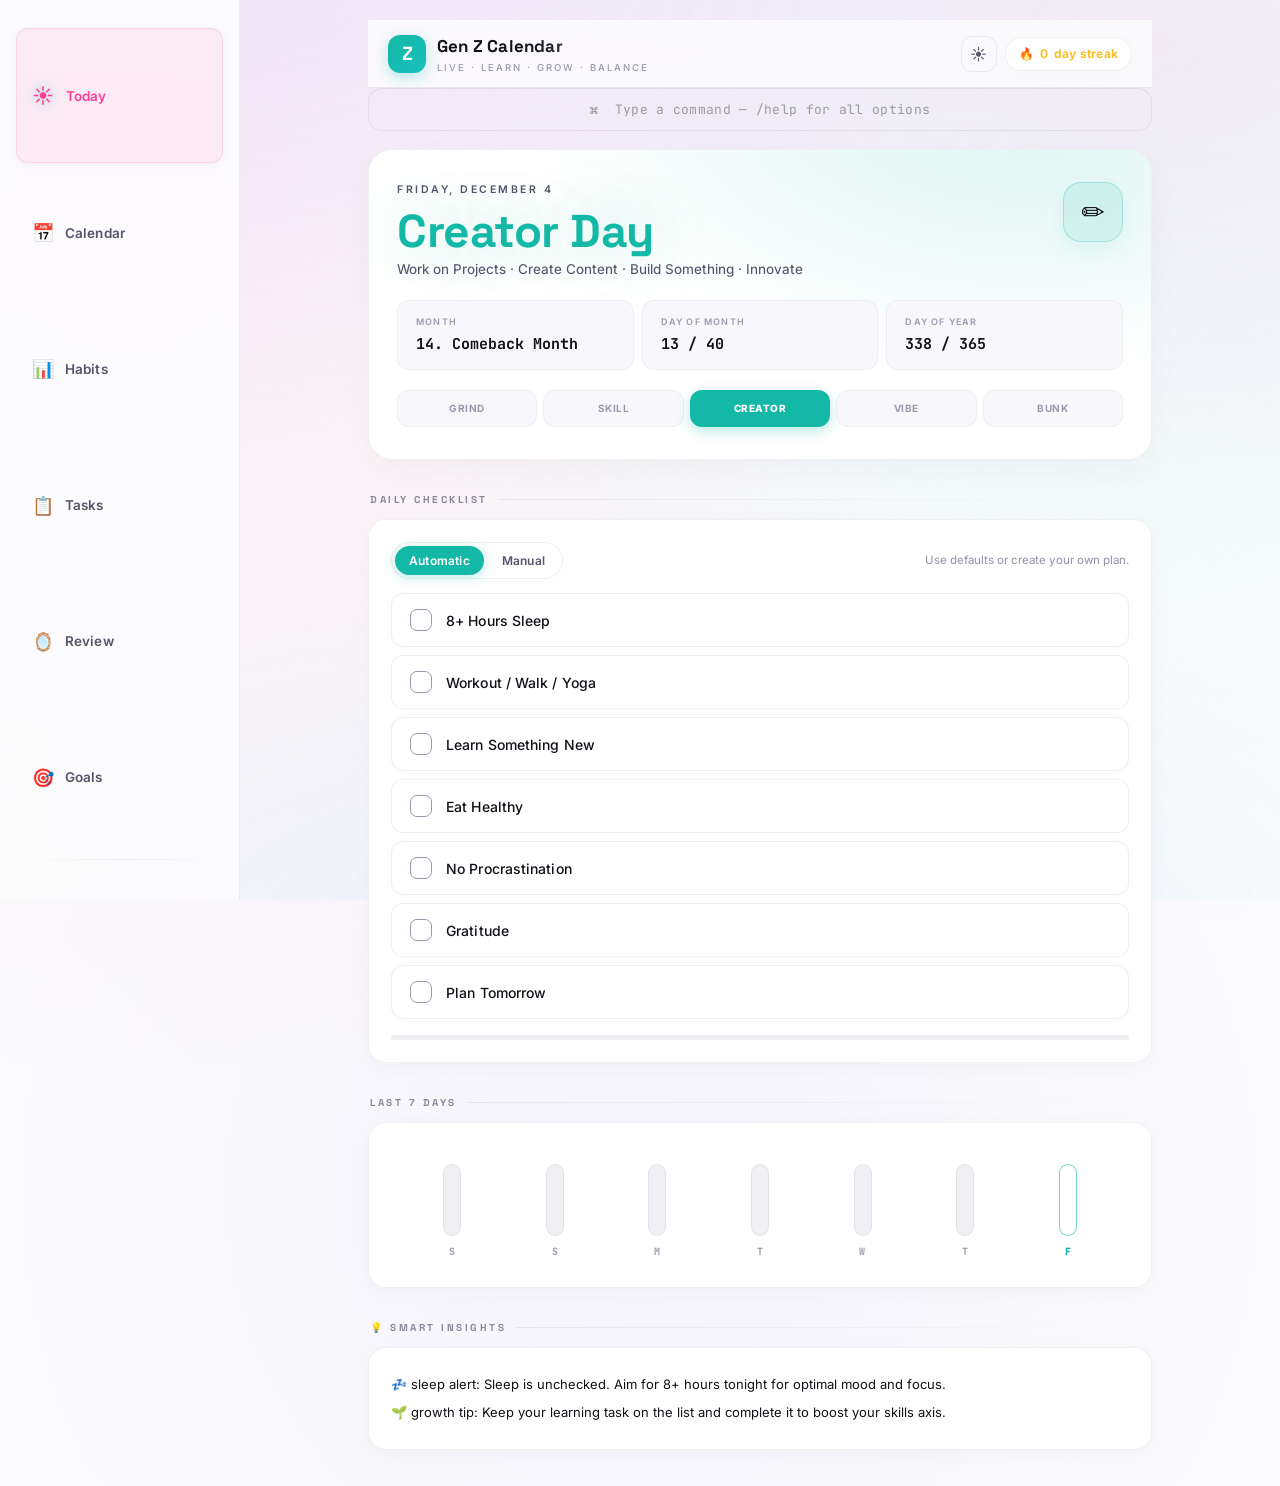
<file: App/index.html>
<!DOCTYPE html>
<html lang="en" data-theme="light">
<head>
<meta charset="UTF-8">
<meta name="viewport" content="width=device-width, initial-scale=1, viewport-fit=cover">
<meta name="description" content="Gen Z Calendar — a 14-month productivity system built for Gen Z. Track habits, set goals, balance work and life, and grow every single day.">
<title>Gen Z Calendar — Live · Learn · Grow · Balance</title>
<meta name="theme-color" content="#06060b">
<meta name="apple-mobile-web-app-capable" content="yes">
<meta name="apple-mobile-web-app-status-bar-style" content="black-translucent">
<meta name="apple-mobile-web-app-title" content="Gen Z Cal">
<link rel="icon" href="icon.png">
<link rel="apple-touch-icon" href="icon.png">
<script>if(location.protocol!=='file:'){var l=document.createElement('link');l.rel='manifest';l.href='manifest.json';document.head.appendChild(l);}</script>
<link rel="preconnect" href="https://fonts.googleapis.com">
<link rel="preconnect" href="https://fonts.gstatic.com" crossorigin>
<link href="https://fonts.googleapis.com/css2?family=Space+Grotesk:wght@500;700;800&family=Inter:wght@400;500;600;700&family=JetBrains+Mono:wght@500;700&display=swap" rel="stylesheet">
<link rel="stylesheet" href="style.css?v=1.0.2">
</head>
<body>

<div class="layout">
<nav class="bottomnav" id="bottomnav"></nav>

<div class="app">

  <header class="topbar">
    <div class="brand">
      <div class="mark">Z</div>
      <div>
        <div class="name">Gen Z Calendar</div>
        <div class="tagline">Live · Learn · Grow · Balance</div>
      </div>
    </div>
    <div style="display:flex; align-items:center; gap:8px;">
      <button class="theme-toggle" id="themeToggle" title="Toggle light/dark mode">🌙</button>
      <div class="streak-chip">🔥 <span id="streakCount">0</span> day streak</div>
    </div>
  </header>

  <!-- TODAY -->
  <section class="view active" id="view-today">
    <!-- Command console -->
    <div class="command-console-wrapper" style="margin-bottom: 18px; position: relative;">
      <input type="text" id="smart-command-input" placeholder="⌘  Type a command — /help for all options" style="width:100%; border-radius:14px; background:rgba(255,255,255,0.03); border:1px solid var(--border); color:var(--text); padding:12px 16px; font-size:13px; text-align:center; font-family:'JetBrains Mono',monospace; font-weight:500; letter-spacing:0.3px; -webkit-backdrop-filter:blur(12px); backdrop-filter:blur(12px); transition:all 0.25s cubic-bezier(0.22,1,0.36,1);">
      <div id="command-feedback" class="command-feedback hidden" style="position: absolute; top: 50px; z-index: 100; width: 100%; padding: 12px 16px; border-radius: 14px; font-size: 12.5px; font-weight: 600; text-align: center; background: rgba(11,11,18,0.95); border: 1px solid var(--border); box-shadow: 0 8px 24px rgba(0,0,0,0.4); -webkit-backdrop-filter:blur(16px); backdrop-filter:blur(16px);"></div>
    </div>

    <div class="hero" id="heroCard">
      <div class="hero-top">
        <div>
          <div class="eyebrow" id="heroDate">—</div>
          <div class="hero-daytype" id="heroDayType">—</div>
          <div class="hero-sub" id="heroDayFocus">—</div>
        </div>
        <div class="daytype-badge" id="heroBadge">✦</div>
      </div>
      <div class="hero-meta">
        <div class="m-item"><div class="m-label">Month</div><div class="m-value" id="heroMonth">—</div></div>
        <div class="m-item"><div class="m-label">Day of month</div><div class="m-value" id="heroDayNum">—</div></div>
        <div class="m-item"><div class="m-label">Day of year</div><div class="m-value" id="heroDayOfYear">—</div></div>
      </div>
      <div class="weekstrip" id="weekStrip"></div>
    </div>

    <div class="section-title">Daily checklist</div>
    <div class="card">
      <div class="checklist-toolbar">
        <div class="checklist-mode-switch" role="tablist" aria-label="Checklist mode">
          <button class="mode-btn active" data-mode="automatic">Automatic</button>
          <button class="mode-btn" data-mode="manual">Manual</button>
        </div>
        <div class="checklist-hint">Use defaults or create your own plan.</div>
      </div>
      <ul class="checklist" id="checklist"></ul>
      <div class="progress-track"><div class="progress-fill" id="clProgress" style="width:0%"></div></div>
      <div class="checklist-composer" id="checklistComposer">
        <input type="text" id="newChecklistInput" placeholder="Add your own daily task…">
        <button class="btn small" id="addChecklistBtn">Add</button>
      </div>
    </div>

    <div class="section-title">LAST 7 DAYS</div>
    <div class="card">
      <div class="trend-grid" id="trendGrid"></div>
    </div>

    <div class="section-title">💡 Smart Insights</div>
    <div class="card">
      <div id="smart-insights-content" style="font-size:13.5px; line-height:1.5; color:var(--text-dim);">
        Checking checklist items generates real-time balance advice here...
      </div>
    </div>
  </section>

  <!-- CALENDAR -->
  <section class="view" id="view-calendar">
    <div class="section-title">14 months of growth</div>
    <div class="month-scroll" id="monthScroll"></div>
    <div class="card">
      <div class="month-header">
        <div class="month-icon" id="calMonthIcon">✦</div>
        <div>
          <div class="month-title" id="calMonthTitle">—</div>
          <div class="month-tag" id="calMonthTag">—</div>
        </div>
      </div>
      <div class="weekday-labels" id="calWeekdayLabels"></div>
      <div class="daygrid" id="calDayGrid"></div>
      <div class="legend" id="calLegend"></div>
    </div>
  </section>

  <!-- HABITS -->
  <section class="view" id="view-habits">
    <div class="section-title">This week's habits</div>
    <div class="card">
      <div class="habit-head" id="habitHead"></div>
      <div id="habitRows"></div>
      <div class="addhabit">
        <input type="text" id="newHabitInput" placeholder="Add a habit, e.g. Cold shower">
        <button class="btn" id="addHabitBtn">Add</button>
      </div>
    </div>

    <div class="section-title">Balance wheel</div>
    <div class="card wheel-wrap">
      <svg id="wheelSvg" viewBox="0 0 260 260" width="240" height="240"></svg>
      <div class="sliders" id="wheelSliders"></div>
    </div>
  </section>

  <!-- TASKS -->
  <section class="view" id="view-tasks">
    <div class="section-title">Master To-Do List</div>
    <div class="card">
      <div class="checklist-composer" style="margin-top:0; margin-bottom:14px;">
        <input type="text" id="newTaskInput" placeholder="Add a new task...">
        <button class="btn small" id="addTaskBtn">Add</button>
      </div>
      <ul class="checklist" id="taskList"></ul>
    </div>
  </section>

  <!-- REVIEW -->
  <section class="view" id="view-review">
    <div class="section-title">Weekly review</div>
    <div class="card">
      <div class="eyebrow" id="reviewWeekLabel" style="margin-bottom:14px;">—</div>
      <div class="field">
        <label class="field-label">What went well?</label>
        <textarea id="revWell" placeholder="Wins, big or small…"></textarea>
      </div>
      <div class="field">
        <label class="field-label">What can improve?</label>
        <textarea id="revImprove" placeholder="Be honest, not harsh…"></textarea>
      </div>
      <div class="field">
        <label class="field-label">What I'm grateful for</label>
        <textarea id="revGrateful" placeholder="Three things, minimum one…"></textarea>
      </div>
      <div class="field" style="margin-bottom:0;">
        <label class="field-label">Rate yourself (1–10)</label>
        <div class="stars" id="revStars"></div>
      </div>
    </div>
  </section>

  <!-- GOALS -->
  <section class="view" id="view-goals">
    <div class="section-title">Monthly goals — <span id="goalsMonthName">—</span></div>
    <div class="card">
      <div id="goalRows"></div>
    </div>

    <div class="section-title">📝 Add to list & reminders</div>
    <div class="card">
      <div class="task-form">
        <div class="field">
          <label class="field-label">What</label>
          <input type="text" id="reminderWhat" placeholder="Study, call mom, gym session…">
        </div>
        <div class="field">
          <label class="field-label">When</label>
          <input type="datetime-local" id="reminderWhen">
        </div>
        <div class="field">
          <label class="field-label">Where</label>
          <input type="text" id="reminderWhere" placeholder="Library, home, office…">
        </div>
        <div class="field">
          <label class="field-label">Notes</label>
          <textarea id="reminderNotes" style="min-height:90px;" placeholder="Extra details, prep, or context…"></textarea>
        </div>
        <div class="task-form-actions">
          <button class="btn" id="addReminderBtn">Add to list</button>
          <button class="btn ghost" id="cancelReminderEditBtn" style="display:none;">Cancel</button>
        </div>
      </div>
      <div class="reminder-list" id="reminderList"></div>
    </div>

    <div class="section-title">Notes / ideas</div>
    <div class="card">
      <textarea id="notesArea" style="min-height:160px;" placeholder="Brain dump anything here…"></textarea>
    </div>

    <div class="section-title">🔔 Reminders</div>
    <div class="card">
      <div class="notif-row" style="border-top:none; padding-top:0;">
        <label for="notifToggle">Daily check-in reminder</label>
        <button class="notif-toggle" id="notifToggle" type="button" aria-pressed="false" aria-label="Toggle daily reminders"></button>
      </div>
      <div id="notifStatus" style="font-size:12px; color:var(--text-faint); margin-top:4px;"></div>
    </div>

    <div class="section-title">💾 Data Management</div>
    <div class="card">
      <p style="font-size:13px; color:var(--text-dim); margin:0 0 12px;">Export all your data as a backup file, or import a previous backup to restore it.</p>
      <div class="data-actions">
        <button class="btn ghost" id="exportBtn">📤 Export Data</button>
        <button class="btn ghost" id="importBtn">📥 Import Data</button>
        <input type="file" id="importFile" accept=".json">
      </div>
    </div>
  </section>

</div>
</div>

<div class="toast" id="toast">Saved</div>

<div class="checkin-modal hidden" id="checkinModal" role="dialog" aria-modal="true" aria-labelledby="checkinModalTitle">
  <div class="checkin-modal-card">
    <div class="checkin-modal-icon">⏰</div>
    <h3 id="checkinModalTitle">Daily check-in reminder</h3>
    <p>Take a minute to review your day, mark your checklist, and keep your streak alive.</p>
    <div class="checkin-modal-actions">
      <button class="btn" id="checkinOpenBtn">Open checklist</button>
      <button class="btn ghost" id="checkinLaterBtn">Later</button>
    </div>
  </div>
</div>

<script src="script.js?v=1.0.1"></script>
</body>
</html>
</file>
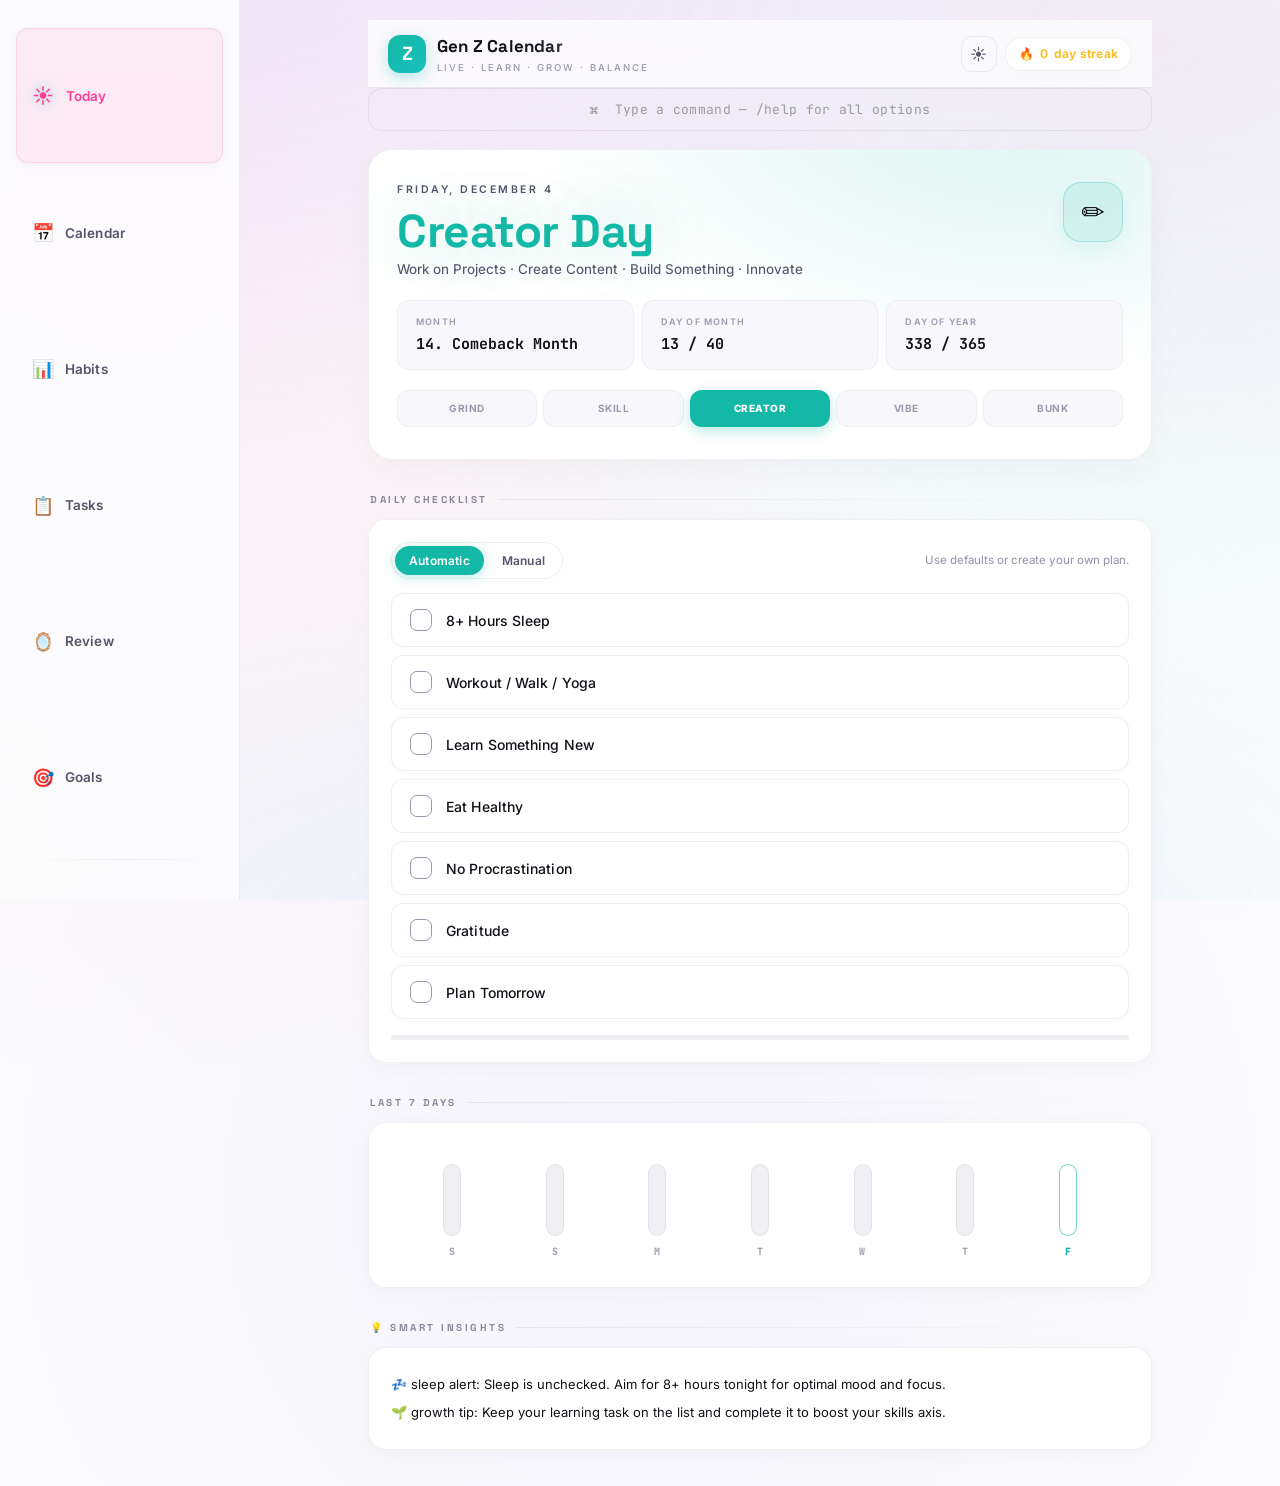
<file: frontend/index.html>
<!DOCTYPE html>
<html lang="en" data-theme="light">
<head>
<meta charset="UTF-8">
<meta name="viewport" content="width=device-width, initial-scale=1, viewport-fit=cover">
<meta name="description" content="Gen Z Calendar — a 14-month productivity system built for Gen Z. Track habits, set goals, balance work and life, and grow every single day.">
<title>Gen Z Calendar — Live · Learn · Grow · Balance</title>
<meta name="theme-color" content="#06060b">
<meta name="apple-mobile-web-app-capable" content="yes">
<meta name="apple-mobile-web-app-status-bar-style" content="black-translucent">
<meta name="apple-mobile-web-app-title" content="Gen Z Cal">
<link rel="icon" href="img/icon.png">
<link class="apple-touch-icon" rel="apple-touch-icon" href="img/icon.png">
<script>if(location.protocol!=='file:'){var l=document.createElement('link');l.rel='manifest';l.href='manifest.json';document.head.appendChild(l);}</script>
<link rel="preconnect" href="https://fonts.googleapis.com">
<link rel="preconnect" href="https://fonts.gstatic.com" crossorigin>
<link href="https://fonts.googleapis.com/css2?family=Space+Grotesk:wght@500;700;800&family=Inter:wght@400;500;600;700&family=JetBrains+Mono:wght@500;700&display=swap" rel="stylesheet">
<link rel="stylesheet" href="style.css?v=1.0.2">
</head>
<body>

<div class="layout">
<nav class="bottomnav" id="bottomnav"></nav>

<div class="app">

  <header class="topbar">
    <div class="brand">
      <div class="mark">Z</div>
      <div>
        <div class="name">Gen Z Calendar</div>
        <div class="tagline">Live · Learn · Grow · Balance</div>
      </div>
    </div>
    <div style="display:flex; align-items:center; gap:8px;">
      <button class="theme-toggle" id="themeToggle" title="Toggle light/dark mode">🌙</button>
      <div class="streak-chip">🔥 <span id="streakCount">0</span> day streak</div>
    </div>
  </header>

  <!-- TODAY -->
  <section class="view active" id="view-today">
    <!-- Command console -->
    <div class="command-console-wrapper" style="margin-bottom: 18px; position: relative;">
      <input type="text" id="smart-command-input" placeholder="⌘  Type a command — /help for all options" style="width:100%; border-radius:14px; background:rgba(255,255,255,0.03); border:1px solid var(--border); color:var(--text); padding:12px 16px; font-size:13px; text-align:center; font-family:'JetBrains Mono',monospace; font-weight:500; letter-spacing:0.3px; -webkit-backdrop-filter:blur(12px); backdrop-filter:blur(12px); transition:all 0.25s cubic-bezier(0.22,1,0.36,1);">
      <div id="command-feedback" class="command-feedback hidden" style="position: absolute; top: 50px; z-index: 100; width: 100%; padding: 12px 16px; border-radius: 14px; font-size: 12.5px; font-weight: 600; text-align: center; background: rgba(11,11,18,0.95); border: 1px solid var(--border); box-shadow: 0 8px 24px rgba(0,0,0,0.4); -webkit-backdrop-filter:blur(16px); backdrop-filter:blur(16px);"></div>
    </div>

    <div class="hero" id="heroCard">
      <div class="hero-top">
        <div>
          <div class="eyebrow" id="heroDate">—</div>
          <div class="hero-daytype" id="heroDayType">—</div>
          <div class="hero-sub" id="heroDayFocus">—</div>
        </div>
        <div class="daytype-badge" id="heroBadge">✦</div>
      </div>
      <div class="hero-meta">
        <div class="m-item"><div class="m-label">Month</div><div class="m-value" id="heroMonth">—</div></div>
        <div class="m-item"><div class="m-label">Day of month</div><div class="m-value" id="heroDayNum">—</div></div>
        <div class="m-item"><div class="m-label">Day of year</div><div class="m-value" id="heroDayOfYear">—</div></div>
      </div>
      <div class="weekstrip" id="weekStrip"></div>
    </div>

    <div class="section-title">Daily checklist</div>
    <div class="card">
      <div class="checklist-toolbar">
        <div class="checklist-mode-switch" role="tablist" aria-label="Checklist mode">
          <button class="mode-btn active" data-mode="automatic">Automatic</button>
          <button class="mode-btn" data-mode="manual">Manual</button>
        </div>
        <div class="checklist-hint">Use defaults or create your own plan.</div>
      </div>
      <ul class="checklist" id="checklist"></ul>
      <div class="progress-track"><div class="progress-fill" id="clProgress" style="width:0%"></div></div>
      <div class="checklist-composer" id="checklistComposer">
        <input type="text" id="newChecklistInput" placeholder="Add your own daily task…">
        <button class="btn small" id="addChecklistBtn">Add</button>
      </div>
    </div>

    <div class="section-title">LAST 7 DAYS</div>
    <div class="card">
      <div class="trend-grid" id="trendGrid"></div>
    </div>

    <div class="section-title">💡 Smart Insights</div>
    <div class="card">
      <div id="smart-insights-content" style="font-size:13.5px; line-height:1.5; color:var(--text-dim);">
        Checking checklist items generates real-time balance advice here...
      </div>
    </div>
  </section>

  <!-- CALENDAR -->
  <section class="view" id="view-calendar">
    <div class="section-title">14 months of growth</div>
    <div class="month-scroll" id="monthScroll"></div>
    <div class="card">
      <div class="month-header">
        <div class="month-icon" id="calMonthIcon">✦</div>
        <div>
          <div class="month-title" id="calMonthTitle">—</div>
          <div class="month-tag" id="calMonthTag">—</div>
        </div>
      </div>
      <div class="weekday-labels" id="calWeekdayLabels"></div>
      <div class="daygrid" id="calDayGrid"></div>
      <div class="legend" id="calLegend"></div>
    </div>
  </section>

  <!-- HABITS -->
  <section class="view" id="view-habits">
    <div class="section-title">This week's habits</div>
    <div class="card">
      <div class="habit-head" id="habitHead"></div>
      <div id="habitRows"></div>
      <div class="addhabit">
        <input type="text" id="newHabitInput" placeholder="Add a habit, e.g. Cold shower">
        <button class="btn" id="addHabitBtn">Add</button>
      </div>
    </div>

    <div class="section-title">Balance wheel</div>
    <div class="card wheel-wrap">
      <svg id="wheelSvg" viewBox="0 0 260 260" width="240" height="240"></svg>
      <div class="sliders" id="wheelSliders"></div>
    </div>
  </section>

  <!-- TASKS -->
  <section class="view" id="view-tasks">
    <div class="section-title">Master To-Do List</div>
    <div class="card">
      <div class="checklist-composer" style="margin-top:0; margin-bottom:14px;">
        <input type="text" id="newTaskInput" placeholder="Add a new task...">
        <button class="btn small" id="addTaskBtn">Add</button>
      </div>
      <ul class="checklist" id="taskList"></ul>
    </div>
  </section>

  <!-- REVIEW -->
  <section class="view" id="view-review">
    <div class="section-title">Weekly review</div>
    <div class="card">
      <div class="eyebrow" id="reviewWeekLabel" style="margin-bottom:14px;">—</div>
      <div class="field">
        <label class="field-label">What went well?</label>
        <textarea id="revWell" placeholder="Wins, big or small…"></textarea>
      </div>
      <div class="field">
        <label class="field-label">What can improve?</label>
        <textarea id="revImprove" placeholder="Be honest, not harsh…"></textarea>
      </div>
      <div class="field">
        <label class="field-label">What I'm grateful for</label>
        <textarea id="revGrateful" placeholder="Three things, minimum one…"></textarea>
      </div>
      <div class="field" style="margin-bottom:0;">
        <label class="field-label">Rate yourself (1–10)</label>
        <div class="stars" id="revStars"></div>
      </div>
    </div>
  </section>

  <!-- GOALS -->
  <section class="view" id="view-goals">
    <div class="section-title">Monthly goals — <span id="goalsMonthName">—</span></div>
    <div class="card">
      <div id="goalRows"></div>
    </div>

    <div class="section-title">📝 Add to list & reminders</div>
    <div class="card">
      <div class="task-form">
        <div class="field">
          <label class="field-label">What</label>
          <input type="text" id="reminderWhat" placeholder="Study, call mom, gym session…">
        </div>
        <div class="field">
          <label class="field-label">When</label>
          <input type="datetime-local" id="reminderWhen">
        </div>
        <div class="field">
          <label class="field-label">Where</label>
          <input type="text" id="reminderWhere" placeholder="Library, home, office…">
        </div>
        <div class="field">
          <label class="field-label">Notes</label>
          <textarea id="reminderNotes" style="min-height:90px;" placeholder="Extra details, prep, or context…"></textarea>
        </div>
        <div class="task-form-actions">
          <button class="btn" id="addReminderBtn">Add to list</button>
          <button class="btn ghost" id="cancelReminderEditBtn" style="display:none;">Cancel</button>
        </div>
      </div>
      <div class="reminder-list" id="reminderList"></div>
    </div>

    <div class="section-title">Notes / ideas</div>
    <div class="card">
      <textarea id="notesArea" style="min-height:160px;" placeholder="Brain dump anything here…"></textarea>
    </div>

    <div class="section-title">🔔 Reminders</div>
    <div class="card">
      <div class="notif-row" style="border-top:none; padding-top:0;">
        <label for="notifToggle">Daily check-in reminder</label>
        <button class="notif-toggle" id="notifToggle" type="button" aria-pressed="false" aria-label="Toggle daily reminders"></button>
      </div>
      <div id="notifStatus" style="font-size:12px; color:var(--text-faint); margin-top:4px;"></div>
    </div>

    <div class="section-title">💾 Data Management</div>
    <div class="card">
      <p style="font-size:13px; color:var(--text-dim); margin:0 0 12px;">Export all your data as a backup file, or import a previous backup to restore it.</p>
      <div class="data-actions">
        <button class="btn ghost" id="exportBtn">📤 Export Data</button>
        <button class="btn ghost" id="importBtn">📥 Import Data</button>
        <input type="file" id="importFile" accept=".json">
      </div>
    </div>
  </section>

</div>
</div>

<div class="toast" id="toast">Saved</div>

<div class="checkin-modal hidden" id="checkinModal" role="dialog" aria-modal="true" aria-labelledby="checkinModalTitle">
  <div class="checkin-modal-card">
    <div class="checkin-modal-icon">⏰</div>
    <h3 id="checkinModalTitle">Daily check-in reminder</h3>
    <p>Take a minute to review your day, mark your checklist, and keep your streak alive.</p>
    <div class="checkin-modal-actions">
      <button class="btn" id="checkinOpenBtn">Open checklist</button>
      <button class="btn ghost" id="checkinLaterBtn">Later</button>
    </div>
  </div>
</div>

<script src="script.js?v=1.0.1"></script>
</body>
</html>
</file>
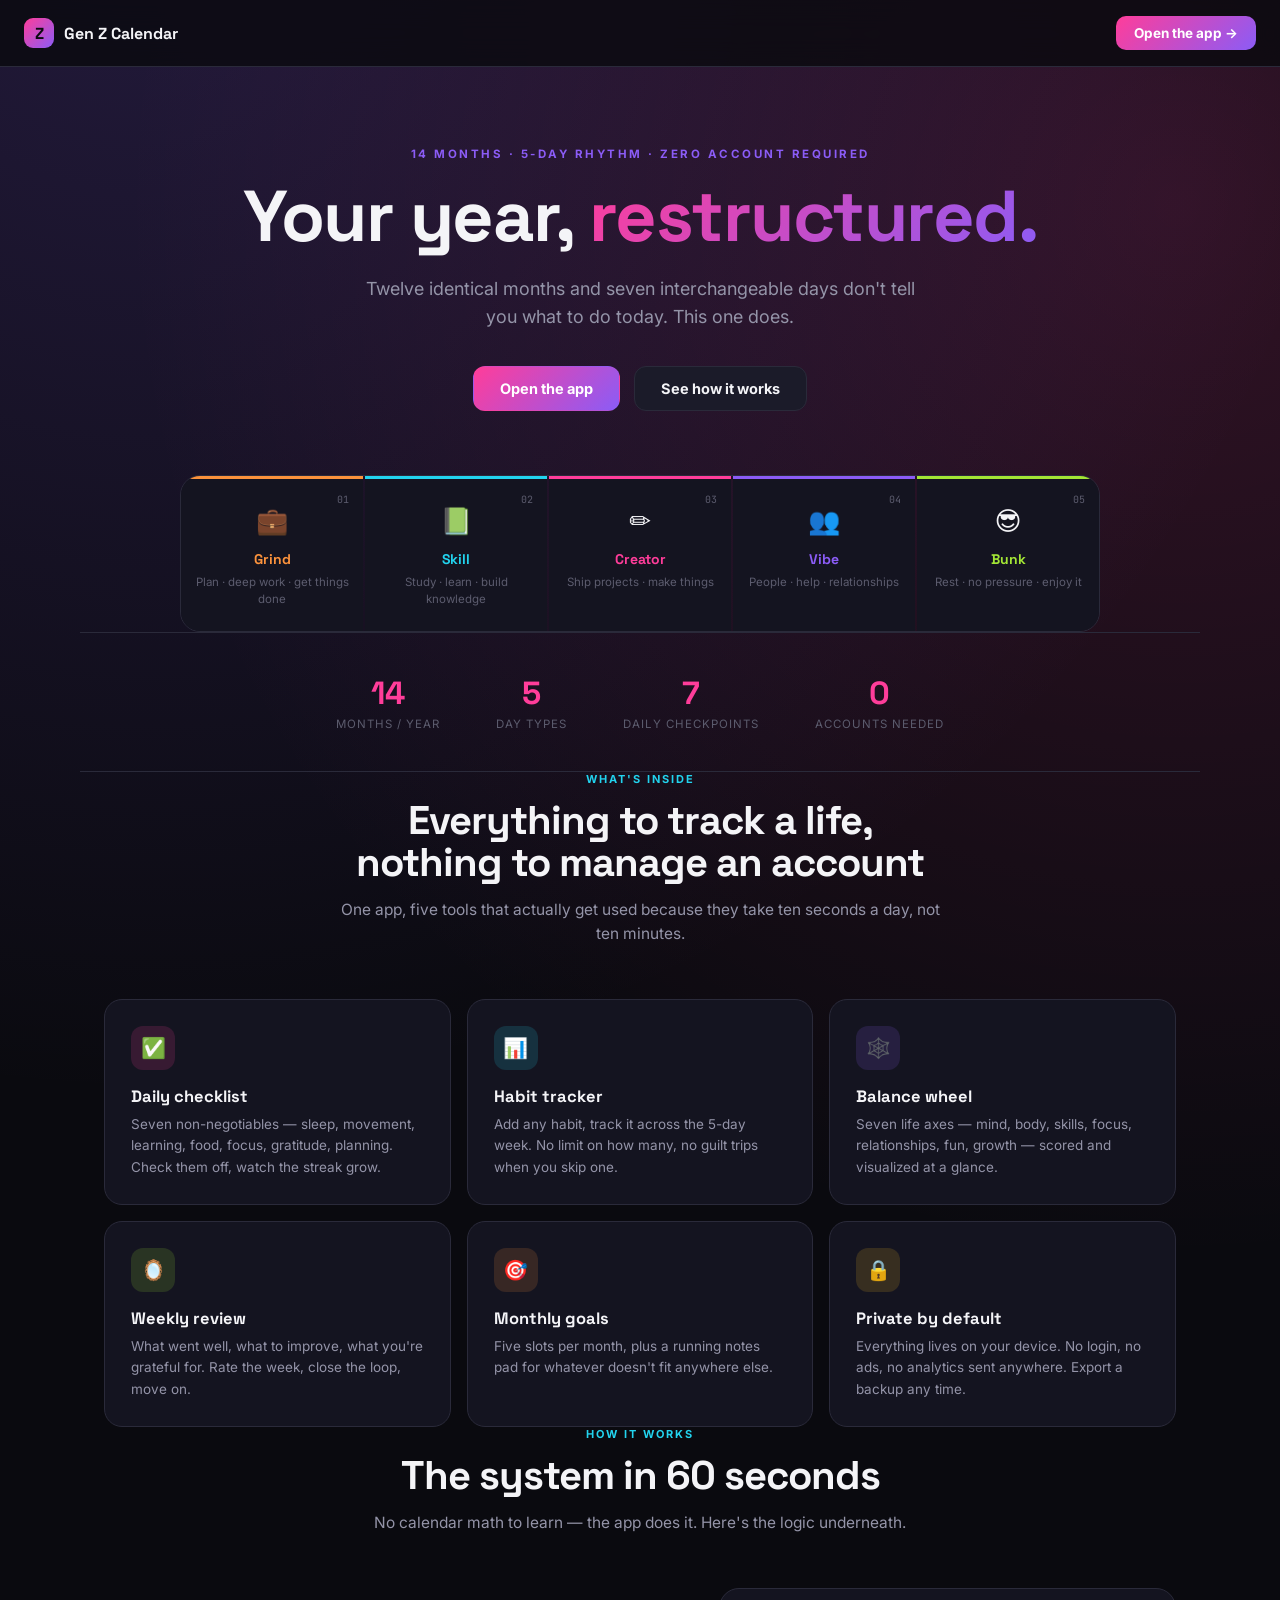
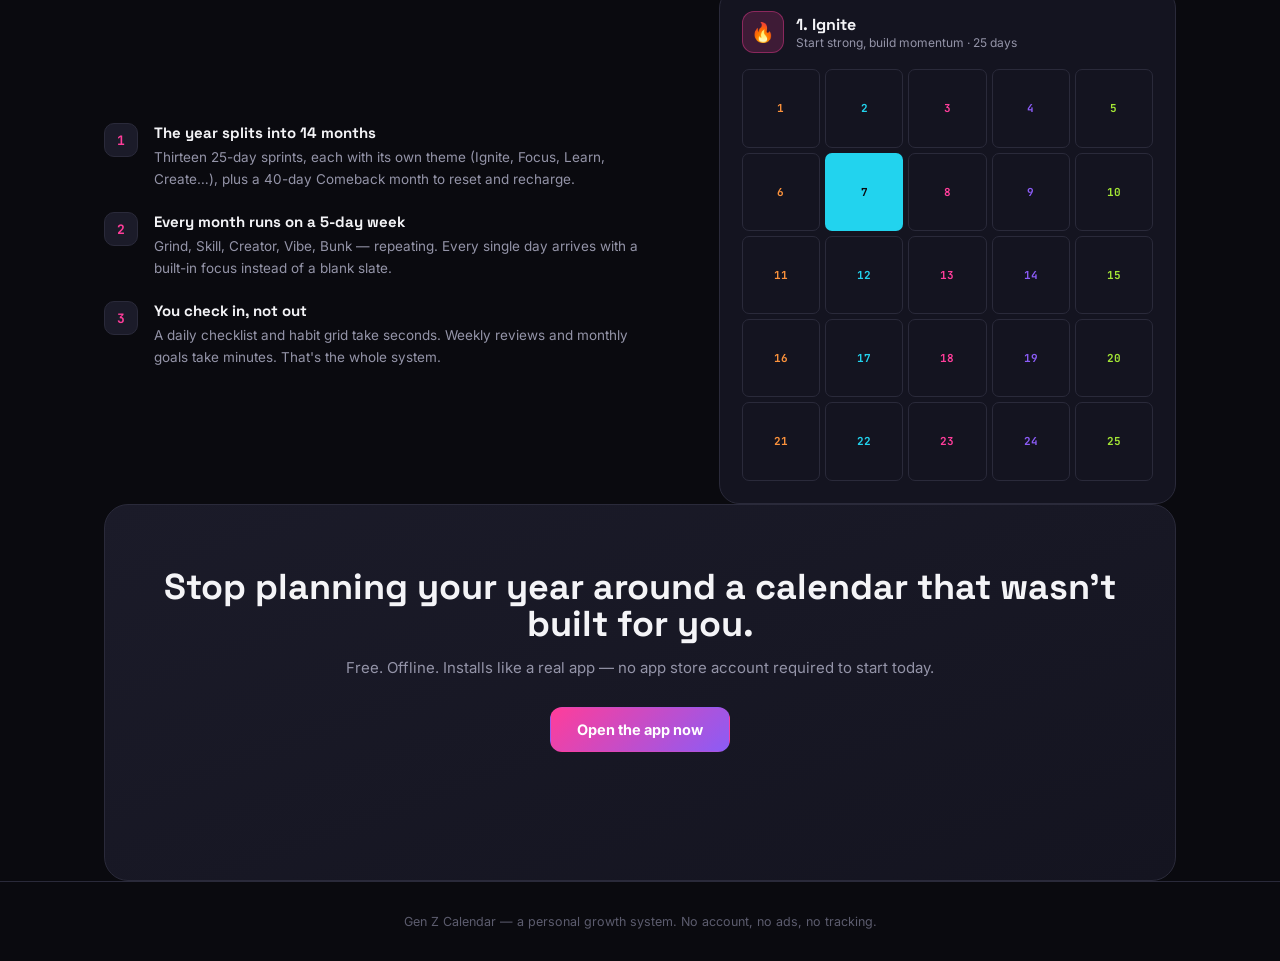
<file: App/landing.html>
<!DOCTYPE html>
<html lang="en">
<head>
<meta charset="UTF-8">
<meta name="viewport" content="width=device-width, initial-scale=1">
<title>Gen Z Calendar — Your Year, Restructured</title>
<meta name="description" content="Forget 12 generic months. Gen Z Calendar splits your year into 14 focus-driven months on a 5-day rhythm — Grind, Skill, Creator, Vibe, Bunk — with daily checklists, habit tracking, weekly reviews, and a life-balance wheel. Free, offline, no account.">
<meta property="og:title" content="Gen Z Calendar — Your Year, Restructured">
<meta property="og:description" content="14 months. 5-day rhythm. Zero generic Mondays.">
<meta property="og:image" content="icon-512.png">
<link rel="icon" href="icon-192.png">
<link rel="preconnect" href="https://fonts.googleapis.com">
<link rel="preconnect" href="https://fonts.gstatic.com" crossorigin>
<link href="https://fonts.googleapis.com/css2?family=Space+Grotesk:wght@500;700;800&family=Inter:wght@400;500;600;700&family=JetBrains+Mono:wght@500;700&display=swap" rel="stylesheet">
<style>
  :root{
    --bg:#0a0a0f; --surface:#141420; --surface2:#1b1b29; --border:#2a2a3a;
    --text:#f4f4f7; --text-dim:#9494a8; --text-faint:#5c5c6e;
    --pink:#ff3d9a; --purple:#8b5cf6; --cyan:#22d3ee; --lime:#a3e635; --orange:#fb923c; --yellow:#fbbf24;
  }
  *{box-sizing:border-box; margin:0; padding:0;}
  html{scroll-behavior:smooth;}
  body{
    background:var(--bg); color:var(--text); font-family:'Inter',system-ui,sans-serif;
    -webkit-font-smoothing:antialiased;
    background-image:
      radial-gradient(circle at 12% -5%, rgba(139,92,246,.20), transparent 42%),
      radial-gradient(circle at 92% 8%, rgba(255,61,154,.16), transparent 40%);
  }
  h1,h2,h3{font-family:'Space Grotesk',sans-serif; font-weight:800; line-height:1.05;}
  .mono{font-family:'JetBrains Mono',monospace;}
  a{color:inherit; text-decoration:none;}
  .wrap{max-width:1120px; margin:0 auto; padding:0 24px;}
  section{padding:88px 0;}
  @media(max-width:640px){ section{padding:56px 0;} }

  /* nav */
  nav{
    position:sticky; top:0; z-index:40; display:flex; align-items:center; justify-content:space-between;
    padding:16px 24px; background:rgba(10,10,15,.82); -webkit-backdrop-filter:blur(14px); backdrop-filter:blur(14px); border-bottom:1px solid var(--border);
  }
  .navbrand{display:flex; align-items:center; gap:10px; font-family:'Space Grotesk'; font-weight:800; font-size:16px;}
  .navbrand .mark{width:30px;height:30px;border-radius:9px;background:linear-gradient(135deg,var(--pink),var(--purple));display:flex;align-items:center;justify-content:center;font-weight:800;color:#0a0a0f;}
  .navcta{background:linear-gradient(135deg,var(--pink),var(--purple)); color:#fff; font-weight:700; font-size:13.5px; padding:9px 18px; border-radius:10px;}

  /* hero */
  .hero{padding-top:80px; text-align:center;}
  .eyebrow{font-size:11.5px; letter-spacing:2.5px; text-transform:uppercase; color:var(--purple); font-weight:700; margin-bottom:18px;}
  .hero h1{font-size:clamp(38px,7vw,72px); letter-spacing:-1.5px; max-width:820px; margin:0 auto 20px;}
  .hero h1 .accent{background:linear-gradient(135deg,var(--pink),var(--purple)); -webkit-background-clip:text; background-clip:text; color:transparent;}
  .hero p{font-size:18px; color:var(--text-dim); max-width:560px; margin:0 auto 34px; line-height:1.6;}
  .hero-ctas{display:flex; gap:14px; justify-content:center; flex-wrap:wrap; margin-bottom:64px;}
  .btn{font-weight:700; font-size:14.5px; padding:13px 26px; border-radius:12px; display:inline-flex; align-items:center; gap:8px; border:1px solid transparent;}
  .btn.primary{background:linear-gradient(135deg,var(--pink),var(--purple)); color:#fff;}
  .btn.ghost{background:var(--surface2); border-color:var(--border); color:var(--text);}

  /* signature: the 5-day rhythm strip */
  .rhythm{display:grid; grid-template-columns:repeat(5,1fr); gap:2px; max-width:920px; margin:0 auto; border-radius:20px; overflow:hidden; border:1px solid var(--border);}
  .rday{
    background:var(--surface); padding:26px 14px 22px; position:relative; cursor:default;
    transition:transform .2s ease, background .2s ease;
  }
  .rday:hover{transform:translateY(-6px); z-index:2;}
  .rday .ric{font-size:26px; display:block; margin-bottom:14px;}
  .rday .rname{font-family:'Space Grotesk'; font-weight:800; font-size:14px; margin-bottom:6px;}
  .rday .rfocus{font-size:11.5px; color:var(--text-faint); line-height:1.5;}
  .rday .rn{position:absolute; top:14px; right:14px; font-family:'JetBrains Mono'; font-size:10px; color:var(--text-faint);}
  @media(max-width:720px){ .rhythm{grid-template-columns:1fr 1fr; max-width:420px;} .rday:nth-child(5){grid-column:1/-1;} }

  /* section headers */
  .sec-head{text-align:center; max-width:600px; margin:0 auto 52px;}
  .sec-eyebrow{font-size:11px; letter-spacing:2px; text-transform:uppercase; color:var(--cyan); font-weight:700; margin-bottom:14px;}
  .sec-head h2{font-size:clamp(28px,4vw,40px); letter-spacing:-1px; margin-bottom:14px;}
  .sec-head p{color:var(--text-dim); font-size:15.5px; line-height:1.6;}

  /* features */
  .fgrid{display:grid; grid-template-columns:repeat(3,1fr); gap:16px;}
  @media(max-width:860px){ .fgrid{grid-template-columns:1fr 1fr;} }
  @media(max-width:560px){ .fgrid{grid-template-columns:1fr;} }
  .fcard{background:var(--surface); border:1px solid var(--border); border-radius:18px; padding:26px;}
  .fcard .fic{width:44px;height:44px;border-radius:12px;display:flex;align-items:center;justify-content:center;font-size:20px;margin-bottom:18px;}
  .fcard h3{font-size:16.5px; margin-bottom:8px; font-weight:700;}
  .fcard p{font-size:13.5px; color:var(--text-dim); line-height:1.6;}

  /* how it works */
  .howgrid{display:grid; grid-template-columns:1.1fr .9fr; gap:56px; align-items:center;}
  @media(max-width:860px){ .howgrid{grid-template-columns:1fr; gap:36px;} }
  .howlist{display:flex; flex-direction:column; gap:22px;}
  .howitem{display:flex; gap:16px;}
  .hownum{flex:none; width:34px;height:34px;border-radius:10px;background:var(--surface2); border:1px solid var(--border); display:flex; align-items:center; justify-content:center; font-family:'JetBrains Mono'; font-weight:700; font-size:13px; color:var(--pink);}
  .howtext h4{font-size:15px; margin-bottom:5px; font-family:'Space Grotesk'; font-weight:700;}
  .howtext p{font-size:13.5px; color:var(--text-dim); line-height:1.6;}
  .monthpreview{background:var(--surface); border:1px solid var(--border); border-radius:20px; padding:22px;}
  .mp-head{display:flex; align-items:center; gap:12px; margin-bottom:16px;}
  .mp-icon{width:42px;height:42px;border-radius:12px;background:rgba(255,61,154,.18); border:1px solid rgba(255,61,154,.4); display:flex; align-items:center; justify-content:center; font-size:19px;}
  .mp-title{font-family:'Space Grotesk'; font-weight:800; font-size:16px;}
  .mp-tag{color:var(--text-dim); font-size:12px;}
  .mp-grid{display:grid; grid-template-columns:repeat(5,1fr); gap:5px;}
  .mp-cell{aspect-ratio:1; border-radius:7px; display:flex; align-items:center; justify-content:center; font-family:'JetBrains Mono'; font-size:11px; font-weight:700; border:1px solid var(--border);}

  /* stats bar */
  .statsbar{display:flex; justify-content:center; gap:56px; flex-wrap:wrap; text-align:center; border-top:1px solid var(--border); border-bottom:1px solid var(--border); padding:40px 0;}
  .statsbar .stat .snum{font-family:'Space Grotesk'; font-weight:800; font-size:32px; color:var(--pink);}
  .statsbar .stat .slabel{font-size:11.5px; color:var(--text-faint); text-transform:uppercase; letter-spacing:1px; margin-top:4px;}

  /* final cta */
  .finalcta{text-align:center; background:linear-gradient(160deg,var(--surface2),var(--surface)); border:1px solid var(--border); border-radius:24px; padding:64px 24px;}
  .finalcta h2{font-size:clamp(26px,4vw,36px); margin-bottom:14px;}
  .finalcta p{color:var(--text-dim); font-size:15px; margin-bottom:30px;}

  footer{border-top:1px solid var(--border); padding:32px 0; text-align:center; color:var(--text-faint); font-size:12.5px;}
</style>
</head>
<body>

<nav>
  <div class="navbrand"><span class="mark">Z</span> Gen Z Calendar</div>
  <a class="navcta" href="index.html">Open the app →</a>
</nav>

<header class="hero wrap">
  <div class="eyebrow">14 months · 5-day rhythm · zero account required</div>
  <h1>Your year, <span class="accent">restructured.</span></h1>
  <p>Twelve identical months and seven interchangeable days don't tell you what to do today. This one does.</p>
  <div class="hero-ctas">
    <a class="btn primary" href="index.html">Open the app</a>
    <a class="btn ghost" href="#how">See how it works</a>
  </div>

  <div class="rhythm">
    <div class="rday" style="border-top:3px solid var(--orange);"><span class="rn mono">01</span><span class="ric">💼</span><div class="rname" style="color:var(--orange)">Grind</div><div class="rfocus">Plan · deep work · get things done</div></div>
    <div class="rday" style="border-top:3px solid var(--cyan);"><span class="rn mono">02</span><span class="ric">📗</span><div class="rname" style="color:var(--cyan)">Skill</div><div class="rfocus">Study · learn · build knowledge</div></div>
    <div class="rday" style="border-top:3px solid var(--pink);"><span class="rn mono">03</span><span class="ric">✏️</span><div class="rname" style="color:var(--pink)">Creator</div><div class="rfocus">Ship projects · make things</div></div>
    <div class="rday" style="border-top:3px solid var(--purple);"><span class="rn mono">04</span><span class="ric">👥</span><div class="rname" style="color:var(--purple)">Vibe</div><div class="rfocus">People · help · relationships</div></div>
    <div class="rday" style="border-top:3px solid var(--lime);"><span class="rn mono">05</span><span class="ric">😎</span><div class="rname" style="color:var(--lime)">Bunk</div><div class="rfocus">Rest · no pressure · enjoy it</div></div>
  </div>
</header>

<div class="statsbar wrap">
  <div class="stat"><div class="snum">14</div><div class="slabel">Months / year</div></div>
  <div class="stat"><div class="snum">5</div><div class="slabel">Day types</div></div>
  <div class="stat"><div class="snum">7</div><div class="slabel">Daily checkpoints</div></div>
  <div class="stat"><div class="snum">0</div><div class="slabel">Accounts needed</div></div>
</div>

<section class="wrap" id="features">
  <div class="sec-head">
    <div class="sec-eyebrow">What's inside</div>
    <h2>Everything to track a life, nothing to manage an account</h2>
    <p>One app, five tools that actually get used because they take ten seconds a day, not ten minutes.</p>
  </div>
  <div class="fgrid">
    <div class="fcard">
      <div class="fic" style="background:rgba(255,61,154,.15); color:var(--pink);">✅</div>
      <h3>Daily checklist</h3>
      <p>Seven non-negotiables — sleep, movement, learning, food, focus, gratitude, planning. Check them off, watch the streak grow.</p>
    </div>
    <div class="fcard">
      <div class="fic" style="background:rgba(34,211,238,.15); color:var(--cyan);">📊</div>
      <h3>Habit tracker</h3>
      <p>Add any habit, track it across the 5-day week. No limit on how many, no guilt trips when you skip one.</p>
    </div>
    <div class="fcard">
      <div class="fic" style="background:rgba(139,92,246,.15); color:var(--purple);">🕸️</div>
      <h3>Balance wheel</h3>
      <p>Seven life axes — mind, body, skills, focus, relationships, fun, growth — scored and visualized at a glance.</p>
    </div>
    <div class="fcard">
      <div class="fic" style="background:rgba(163,230,53,.15); color:var(--lime);">🪞</div>
      <h3>Weekly review</h3>
      <p>What went well, what to improve, what you're grateful for. Rate the week, close the loop, move on.</p>
    </div>
    <div class="fcard">
      <div class="fic" style="background:rgba(251,146,60,.15); color:var(--orange);">🎯</div>
      <h3>Monthly goals</h3>
      <p>Five slots per month, plus a running notes pad for whatever doesn't fit anywhere else.</p>
    </div>
    <div class="fcard">
      <div class="fic" style="background:rgba(251,191,36,.15); color:var(--yellow);">🔒</div>
      <h3>Private by default</h3>
      <p>Everything lives on your device. No login, no ads, no analytics sent anywhere. Export a backup any time.</p>
    </div>
  </div>
</section>

<section class="wrap" id="how">
  <div class="sec-head">
    <div class="sec-eyebrow">How it works</div>
    <h2>The system in 60 seconds</h2>
    <p>No calendar math to learn — the app does it. Here's the logic underneath.</p>
  </div>
  <div class="howgrid">
    <div class="howlist">
      <div class="howitem">
        <div class="hownum">1</div>
        <div class="howtext"><h4>The year splits into 14 months</h4><p>Thirteen 25-day sprints, each with its own theme (Ignite, Focus, Learn, Create…), plus a 40-day Comeback month to reset and recharge.</p></div>
      </div>
      <div class="howitem">
        <div class="hownum">2</div>
        <div class="howtext"><h4>Every month runs on a 5-day week</h4><p>Grind, Skill, Creator, Vibe, Bunk — repeating. Every single day arrives with a built-in focus instead of a blank slate.</p></div>
      </div>
      <div class="howitem">
        <div class="hownum">3</div>
        <div class="howtext"><h4>You check in, not out</h4><p>A daily checklist and habit grid take seconds. Weekly reviews and monthly goals take minutes. That's the whole system.</p></div>
      </div>
    </div>
    <div class="monthpreview">
      <div class="mp-head">
        <div class="mp-icon">🔥</div>
        <div><div class="mp-title">1. Ignite</div><div class="mp-tag">Start strong, build momentum · 25 days</div></div>
      </div>
      <div class="mp-grid" id="mpGrid"></div>
    </div>
  </div>
</section>

<section class="wrap">
  <div class="finalcta">
    <h2>Stop planning your year around a calendar that wasn't built for you.</h2>
    <p>Free. Offline. Installs like a real app — no app store account required to start today.</p>
    <div class="hero-ctas">
      <a class="btn primary" href="index.html">Open the app now</a>
    </div>
  </div>
</section>

<footer>
  <div class="wrap">Gen Z Calendar — a personal growth system. No account, no ads, no tracking.</div>
</footer>

<script>
  const COLORS = ["var(--orange)","var(--cyan)","var(--pink)","var(--purple)","var(--lime)"];
  const grid = document.getElementById('mpGrid');
  let html = '';
  for(let d=1; d<=25; d++){
    const c = COLORS[(d-1)%5];
    html += `<div class="mp-cell" style="color:${c}; ${d===7?`background:${c};color:#0a0a0f;border-color:transparent;`:''}">${d}</div>`;
  }
  grid.innerHTML = html;
</script>

</body>
</html>
</file>
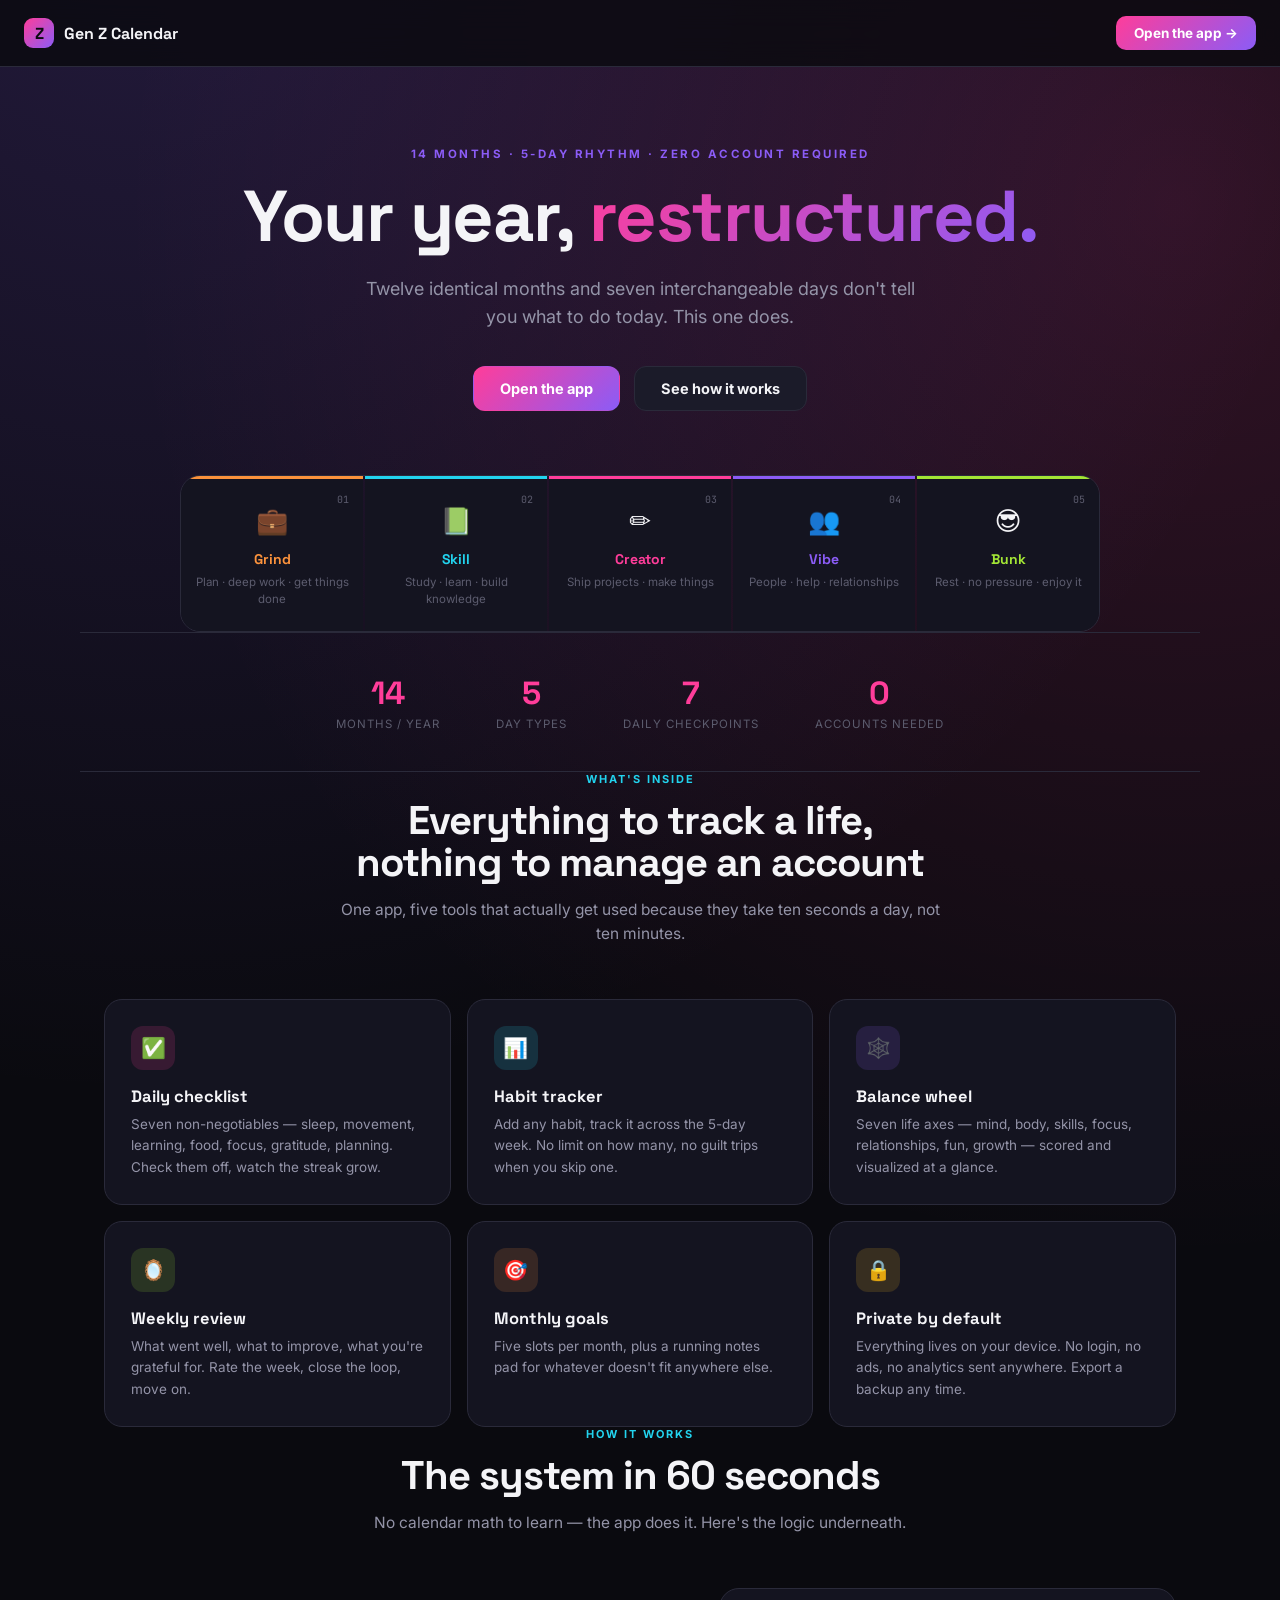
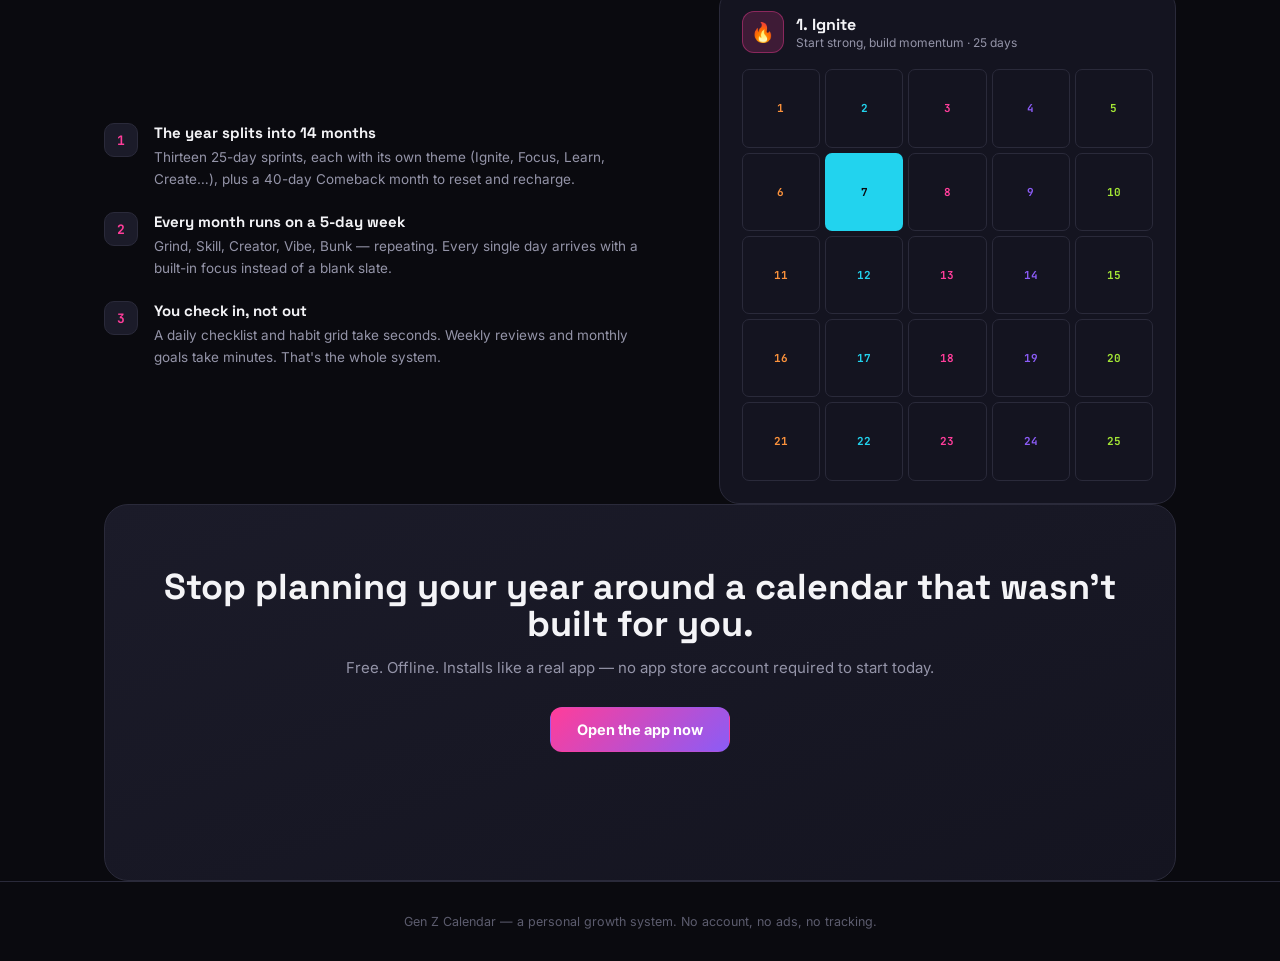
<file: frontend/landing.html>
<!DOCTYPE html>
<html lang="en">
<head>
<meta charset="UTF-8">
<meta name="viewport" content="width=device-width, initial-scale=1">
<title>Gen Z Calendar — Your Year, Restructured</title>
<meta name="description" content="Forget 12 generic months. Gen Z Calendar splits your year into 14 focus-driven months on a 5-day rhythm — Grind, Skill, Creator, Vibe, Bunk — with daily checklists, habit tracking, weekly reviews, and a life-balance wheel. Free, offline, no account.">
<meta property="og:title" content="Gen Z Calendar — Your Year, Restructured">
<meta property="og:description" content="14 months. 5-day rhythm. Zero generic Mondays.">
<meta property="og:image" content="img/icon-512.png">
<link rel="icon" href="img/icon-192.png">
<link rel="preconnect" href="https://fonts.googleapis.com">
<link rel="preconnect" href="https://fonts.gstatic.com" crossorigin>
<link href="https://fonts.googleapis.com/css2?family=Space+Grotesk:wght@500;700;800&family=Inter:wght@400;500;600;700&family=JetBrains+Mono:wght@500;700&display=swap" rel="stylesheet">
<style>
  :root{
    --bg:#0a0a0f; --surface:#141420; --surface2:#1b1b29; --border:#2a2a3a;
    --text:#f4f4f7; --text-dim:#9494a8; --text-faint:#5c5c6e;
    --pink:#ff3d9a; --purple:#8b5cf6; --cyan:#22d3ee; --lime:#a3e635; --orange:#fb923c; --yellow:#fbbf24;
  }
  *{box-sizing:border-box; margin:0; padding:0;}
  html{scroll-behavior:smooth;}
  body{
    background:var(--bg); color:var(--text); font-family:'Inter',system-ui,sans-serif;
    -webkit-font-smoothing:antialiased;
    background-image:
      radial-gradient(circle at 12% -5%, rgba(139,92,246,.20), transparent 42%),
      radial-gradient(circle at 92% 8%, rgba(255,61,154,.16), transparent 40%);
  }
  h1,h2,h3{font-family:'Space Grotesk',sans-serif; font-weight:800; line-height:1.05;}
  .mono{font-family:'JetBrains Mono',monospace;}
  a{color:inherit; text-decoration:none;}
  .wrap{max-width:1120px; margin:0 auto; padding:0 24px;}
  section{padding:88px 0;}
  @media(max-width:640px){ section{padding:56px 0;} }

  /* nav */
  nav{
    position:sticky; top:0; z-index:40; display:flex; align-items:center; justify-content:space-between;
    padding:16px 24px; background:rgba(10,10,15,.82); -webkit-backdrop-filter:blur(14px); backdrop-filter:blur(14px); border-bottom:1px solid var(--border);
  }
  .navbrand{display:flex; align-items:center; gap:10px; font-family:'Space Grotesk'; font-weight:800; font-size:16px;}
  .navbrand .mark{width:30px;height:30px;border-radius:9px;background:linear-gradient(135deg,var(--pink),var(--purple));display:flex;align-items:center;justify-content:center;font-weight:800;color:#0a0a0f;}
  .navcta{background:linear-gradient(135deg,var(--pink),var(--purple)); color:#fff; font-weight:700; font-size:13.5px; padding:9px 18px; border-radius:10px;}

  /* hero */
  .hero{padding-top:80px; text-align:center;}
  .eyebrow{font-size:11.5px; letter-spacing:2.5px; text-transform:uppercase; color:var(--purple); font-weight:700; margin-bottom:18px;}
  .hero h1{font-size:clamp(38px,7vw,72px); letter-spacing:-1.5px; max-width:820px; margin:0 auto 20px;}
  .hero h1 .accent{background:linear-gradient(135deg,var(--pink),var(--purple)); -webkit-background-clip:text; background-clip:text; color:transparent;}
  .hero p{font-size:18px; color:var(--text-dim); max-width:560px; margin:0 auto 34px; line-height:1.6;}
  .hero-ctas{display:flex; gap:14px; justify-content:center; flex-wrap:wrap; margin-bottom:64px;}
  .btn{font-weight:700; font-size:14.5px; padding:13px 26px; border-radius:12px; display:inline-flex; align-items:center; gap:8px; border:1px solid transparent;}
  .btn.primary{background:linear-gradient(135deg,var(--pink),var(--purple)); color:#fff;}
  .btn.ghost{background:var(--surface2); border-color:var(--border); color:var(--text);}

  /* signature: the 5-day rhythm strip */
  .rhythm{display:grid; grid-template-columns:repeat(5,1fr); gap:2px; max-width:920px; margin:0 auto; border-radius:20px; overflow:hidden; border:1px solid var(--border);}
  .rday{
    background:var(--surface); padding:26px 14px 22px; position:relative; cursor:default;
    transition:transform .2s ease, background .2s ease;
  }
  .rday:hover{transform:translateY(-6px); z-index:2;}
  .rday .ric{font-size:26px; display:block; margin-bottom:14px;}
  .rday .rname{font-family:'Space Grotesk'; font-weight:800; font-size:14px; margin-bottom:6px;}
  .rday .rfocus{font-size:11.5px; color:var(--text-faint); line-height:1.5;}
  .rday .rn{position:absolute; top:14px; right:14px; font-family:'JetBrains Mono'; font-size:10px; color:var(--text-faint);}
  @media(max-width:720px){ .rhythm{grid-template-columns:1fr 1fr; max-width:420px;} .rday:nth-child(5){grid-column:1/-1;} }

  /* section headers */
  .sec-head{text-align:center; max-width:600px; margin:0 auto 52px;}
  .sec-eyebrow{font-size:11px; letter-spacing:2px; text-transform:uppercase; color:var(--cyan); font-weight:700; margin-bottom:14px;}
  .sec-head h2{font-size:clamp(28px,4vw,40px); letter-spacing:-1px; margin-bottom:14px;}
  .sec-head p{color:var(--text-dim); font-size:15.5px; line-height:1.6;}

  /* features */
  .fgrid{display:grid; grid-template-columns:repeat(3,1fr); gap:16px;}
  @media(max-width:860px){ .fgrid{grid-template-columns:1fr 1fr;} }
  @media(max-width:560px){ .fgrid{grid-template-columns:1fr;} }
  .fcard{background:var(--surface); border:1px solid var(--border); border-radius:18px; padding:26px;}
  .fcard .fic{width:44px;height:44px;border-radius:12px;display:flex;align-items:center;justify-content:center;font-size:20px;margin-bottom:18px;}
  .fcard h3{font-size:16.5px; margin-bottom:8px; font-weight:700;}
  .fcard p{font-size:13.5px; color:var(--text-dim); line-height:1.6;}

  /* how it works */
  .howgrid{display:grid; grid-template-columns:1.1fr .9fr; gap:56px; align-items:center;}
  @media(max-width:860px){ .howgrid{grid-template-columns:1fr; gap:36px;} }
  .howlist{display:flex; flex-direction:column; gap:22px;}
  .howitem{display:flex; gap:16px;}
  .hownum{flex:none; width:34px;height:34px;border-radius:10px;background:var(--surface2); border:1px solid var(--border); display:flex; align-items:center; justify-content:center; font-family:'JetBrains Mono'; font-weight:700; font-size:13px; color:var(--pink);}
  .howtext h4{font-size:15px; margin-bottom:5px; font-family:'Space Grotesk'; font-weight:700;}
  .howtext p{font-size:13.5px; color:var(--text-dim); line-height:1.6;}
  .monthpreview{background:var(--surface); border:1px solid var(--border); border-radius:20px; padding:22px;}
  .mp-head{display:flex; align-items:center; gap:12px; margin-bottom:16px;}
  .mp-icon{width:42px;height:42px;border-radius:12px;background:rgba(255,61,154,.18); border:1px solid rgba(255,61,154,.4); display:flex; align-items:center; justify-content:center; font-size:19px;}
  .mp-title{font-family:'Space Grotesk'; font-weight:800; font-size:16px;}
  .mp-tag{color:var(--text-dim); font-size:12px;}
  .mp-grid{display:grid; grid-template-columns:repeat(5,1fr); gap:5px;}
  .mp-cell{aspect-ratio:1; border-radius:7px; display:flex; align-items:center; justify-content:center; font-family:'JetBrains Mono'; font-size:11px; font-weight:700; border:1px solid var(--border);}

  /* stats bar */
  .statsbar{display:flex; justify-content:center; gap:56px; flex-wrap:wrap; text-align:center; border-top:1px solid var(--border); border-bottom:1px solid var(--border); padding:40px 0;}
  .statsbar .stat .snum{font-family:'Space Grotesk'; font-weight:800; font-size:32px; color:var(--pink);}
  .statsbar .stat .slabel{font-size:11.5px; color:var(--text-faint); text-transform:uppercase; letter-spacing:1px; margin-top:4px;}

  /* final cta */
  .finalcta{text-align:center; background:linear-gradient(160deg,var(--surface2),var(--surface)); border:1px solid var(--border); border-radius:24px; padding:64px 24px;}
  .finalcta h2{font-size:clamp(26px,4vw,36px); margin-bottom:14px;}
  .finalcta p{color:var(--text-dim); font-size:15px; margin-bottom:30px;}

  footer{border-top:1px solid var(--border); padding:32px 0; text-align:center; color:var(--text-faint); font-size:12.5px;}
</style>
</head>
<body>

<nav>
  <div class="navbrand"><span class="mark">Z</span> Gen Z Calendar</div>
  <a class="navcta" href="index.html">Open the app →</a>
</nav>

<header class="hero wrap">
  <div class="eyebrow">14 months · 5-day rhythm · zero account required</div>
  <h1>Your year, <span class="accent">restructured.</span></h1>
  <p>Twelve identical months and seven interchangeable days don't tell you what to do today. This one does.</p>
  <div class="hero-ctas">
    <a class="btn primary" href="index.html">Open the app</a>
    <a class="btn ghost" href="#how">See how it works</a>
  </div>

  <div class="rhythm">
    <div class="rday" style="border-top:3px solid var(--orange);"><span class="rn mono">01</span><span class="ric">💼</span><div class="rname" style="color:var(--orange)">Grind</div><div class="rfocus">Plan · deep work · get things done</div></div>
    <div class="rday" style="border-top:3px solid var(--cyan);"><span class="rn mono">02</span><span class="ric">📗</span><div class="rname" style="color:var(--cyan)">Skill</div><div class="rfocus">Study · learn · build knowledge</div></div>
    <div class="rday" style="border-top:3px solid var(--pink);"><span class="rn mono">03</span><span class="ric">✏️</span><div class="rname" style="color:var(--pink)">Creator</div><div class="rfocus">Ship projects · make things</div></div>
    <div class="rday" style="border-top:3px solid var(--purple);"><span class="rn mono">04</span><span class="ric">👥</span><div class="rname" style="color:var(--purple)">Vibe</div><div class="rfocus">People · help · relationships</div></div>
    <div class="rday" style="border-top:3px solid var(--lime);"><span class="rn mono">05</span><span class="ric">😎</span><div class="rname" style="color:var(--lime)">Bunk</div><div class="rfocus">Rest · no pressure · enjoy it</div></div>
  </div>
</header>

<div class="statsbar wrap">
  <div class="stat"><div class="snum">14</div><div class="slabel">Months / year</div></div>
  <div class="stat"><div class="snum">5</div><div class="slabel">Day types</div></div>
  <div class="stat"><div class="snum">7</div><div class="slabel">Daily checkpoints</div></div>
  <div class="stat"><div class="snum">0</div><div class="slabel">Accounts needed</div></div>
</div>

<section class="wrap" id="features">
  <div class="sec-head">
    <div class="sec-eyebrow">What's inside</div>
    <h2>Everything to track a life, nothing to manage an account</h2>
    <p>One app, five tools that actually get used because they take ten seconds a day, not ten minutes.</p>
  </div>
  <div class="fgrid">
    <div class="fcard">
      <div class="fic" style="background:rgba(255,61,154,.15); color:var(--pink);">✅</div>
      <h3>Daily checklist</h3>
      <p>Seven non-negotiables — sleep, movement, learning, food, focus, gratitude, planning. Check them off, watch the streak grow.</p>
    </div>
    <div class="fcard">
      <div class="fic" style="background:rgba(34,211,238,.15); color:var(--cyan);">📊</div>
      <h3>Habit tracker</h3>
      <p>Add any habit, track it across the 5-day week. No limit on how many, no guilt trips when you skip one.</p>
    </div>
    <div class="fcard">
      <div class="fic" style="background:rgba(139,92,246,.15); color:var(--purple);">🕸️</div>
      <h3>Balance wheel</h3>
      <p>Seven life axes — mind, body, skills, focus, relationships, fun, growth — scored and visualized at a glance.</p>
    </div>
    <div class="fcard">
      <div class="fic" style="background:rgba(163,230,53,.15); color:var(--lime);">🪞</div>
      <h3>Weekly review</h3>
      <p>What went well, what to improve, what you're grateful for. Rate the week, close the loop, move on.</p>
    </div>
    <div class="fcard">
      <div class="fic" style="background:rgba(251,146,60,.15); color:var(--orange);">🎯</div>
      <h3>Monthly goals</h3>
      <p>Five slots per month, plus a running notes pad for whatever doesn't fit anywhere else.</p>
    </div>
    <div class="fcard">
      <div class="fic" style="background:rgba(251,191,36,.15); color:var(--yellow);">🔒</div>
      <h3>Private by default</h3>
      <p>Everything lives on your device. No login, no ads, no analytics sent anywhere. Export a backup any time.</p>
    </div>
  </div>
</section>

<section class="wrap" id="how">
  <div class="sec-head">
    <div class="sec-eyebrow">How it works</div>
    <h2>The system in 60 seconds</h2>
    <p>No calendar math to learn — the app does it. Here's the logic underneath.</p>
  </div>
  <div class="howgrid">
    <div class="howlist">
      <div class="howitem">
        <div class="hownum">1</div>
        <div class="howtext"><h4>The year splits into 14 months</h4><p>Thirteen 25-day sprints, each with its own theme (Ignite, Focus, Learn, Create…), plus a 40-day Comeback month to reset and recharge.</p></div>
      </div>
      <div class="howitem">
        <div class="hownum">2</div>
        <div class="howtext"><h4>Every month runs on a 5-day week</h4><p>Grind, Skill, Creator, Vibe, Bunk — repeating. Every single day arrives with a built-in focus instead of a blank slate.</p></div>
      </div>
      <div class="howitem">
        <div class="hownum">3</div>
        <div class="howtext"><h4>You check in, not out</h4><p>A daily checklist and habit grid take seconds. Weekly reviews and monthly goals take minutes. That's the whole system.</p></div>
      </div>
    </div>
    <div class="monthpreview">
      <div class="mp-head">
        <div class="mp-icon">🔥</div>
        <div><div class="mp-title">1. Ignite</div><div class="mp-tag">Start strong, build momentum · 25 days</div></div>
      </div>
      <div class="mp-grid" id="mpGrid"></div>
    </div>
  </div>
</section>

<section class="wrap">
  <div class="finalcta">
    <h2>Stop planning your year around a calendar that wasn't built for you.</h2>
    <p>Free. Offline. Installs like a real app — no app store account required to start today.</p>
    <div class="hero-ctas">
      <a class="btn primary" href="index.html">Open the app now</a>
    </div>
  </div>
</section>

<footer>
  <div class="wrap">Gen Z Calendar — a personal growth system. No account, no ads, no tracking.</div>
</footer>

<script>
  const COLORS = ["var(--orange)","var(--cyan)","var(--pink)","var(--purple)","var(--lime)"];
  const grid = document.getElementById('mpGrid');
  let html = '';
  for(let d=1; d<=25; d++){
    const c = COLORS[(d-1)%5];
    html += `<div class="mp-cell" style="color:${c}; ${d===7?`background:${c};color:#0a0a0f;border-color:transparent;`:''}">${d}</div>`;
  }
  grid.innerHTML = html;
</script>

</body>
</html>
</file>
<file: App/style.css>
/* ============================================================
   GEN Z CALENDAR — PROFESSIONAL DESIGN SYSTEM
   Premium dark-mode UI with glassmorphism, micro-animations,
   and polished interactive states.
   ============================================================ */

/* ---------- Design Tokens ---------- */
:root {
  --bg: #06060b;
  --surface: rgba(17, 17, 28, 0.72);
  --surface2: rgba(24, 24, 38, 0.65);
  --surface-solid: #11111c;
  --border: rgba(255, 255, 255, 0.06);
  --border-hover: rgba(255, 255, 255, 0.12);
  --text: #eeeef4;
  --text-dim: #8888a0;
  --text-faint: #55556a;

  /* Brand palette */
  --pink: #ff3d9a;
  --cyan: #22d3ee;
  --purple: #8b5cf6;
  --orange: #fb923c;
  --lime: #84cc16;
  --yellow: #fbbf24;
  --teal: #14b8a6;

  /* Month accents */
  --ignite: #ff4757;
  --focus: #3b82f6;
  --learn: #10b981;
  --create: #f97316;
  --grow: #84cc16;
  --connect: #38bdf8;
  --balance: #14b8a6;
  --discipline: #6366f1;
  --action: #fb923c;
  --hustle: #fbbf24;
  --health: #ec4899;
  --gratitude: #a78bfa;
  --reflect: #94a3b8;
  --comeback: #a855f7;
  --rainbow: linear-gradient(135deg, #8b5cf6, #3b82f6, #06b6d4, #22c55e, #eab308, #fb923c, #ef4444);

  /* Day type accents */
  --grind: #fb923c;
  --skill: #22d3ee;
  --creator: #f43f5e;
  --vibe: #8b5cf6;
  --bunk: #a3e635;

  --accent: var(--ignite);
  --radius: 18px;
  --radius-sm: 12px;
  --radius-xs: 8px;

  /* Shadows */
  --shadow-sm: 0 2px 8px rgba(0, 0, 0, 0.2);
  --shadow-md: 0 8px 32px rgba(0, 0, 0, 0.3);
  --shadow-lg: 0 16px 48px rgba(0, 0, 0, 0.4);
  --shadow-glow: 0 0 40px rgba(139, 92, 246, 0.08);

  /* Transitions */
  --ease-out: cubic-bezier(0.22, 1, 0.36, 1);
  --ease-spring: cubic-bezier(0.34, 1.56, 0.64, 1);

  font-family: 'Inter', system-ui, -apple-system, sans-serif;
}

/* ---------- Light Theme ---------- */
/* ---------- Light Theme ---------- */
/* ---------- Light Theme ---------- */
[data-theme="light"] {
  --bg: #fcfcfd;
  --surface: #ffffff;
  --surface2: #f4f4f7;
  --surface-solid: #ffffff;
  --border: rgba(0, 0, 0, 0.06);
  --border-hover: rgba(0, 0, 0, 0.12);
  --text: #111118;
  --text-dim: #55556a;
  --text-faint: #9999aa;
  --shadow-sm: 0 2px 8px rgba(0, 0, 0, 0.04);
  --shadow-md: 0 8px 30px rgba(0, 0, 0, 0.06);
  --shadow-lg: 0 16px 40px rgba(0, 0, 0, 0.08);
  --shadow-glow: 0 0 40px rgba(139, 92, 246, 0.04);
}

[data-theme="light"] body {
  background-image:
    radial-gradient(circle 800px at 10% 20%, rgba(255, 61, 154, 0.06), transparent),
    radial-gradient(circle 800px at 90% 10%, rgba(34, 211, 238, 0.06), transparent),
    radial-gradient(circle 800px at 50% 80%, rgba(139, 92, 246, 0.05), transparent);
}

[data-theme="light"] .topbar {
  background: rgba(252, 252, 253, 0.85);
  border-bottom-color: rgba(0, 0, 0, 0.06);
}

[data-theme="light"] .bottomnav {
  background: rgba(252, 252, 253, 0.9);
  border-color: rgba(0, 0, 0, 0.06);
}

[data-theme="light"] .brand .mark {
  color: #fff;
  box-shadow: 0 4px 14px color-mix(in srgb, var(--accent) 30%, transparent);
}

[data-theme="light"] .card {
  background: #ffffff;
  border-color: rgba(0, 0, 0, 0.06);
  box-shadow: 0 4px 20px rgba(0, 0, 0, 0.03), 0 1px 0 rgba(255, 255, 255, 0.8) inset;
}

[data-theme="light"] .hero {
  background: #ffffff;
  border-color: rgba(0, 0, 0, 0.06);
  box-shadow: 0 10px 30px rgba(0, 0, 0, 0.04), 0 1px 0 rgba(255, 255, 255, 0.8) inset;
}

[data-theme="light"] .hero::after {
  opacity: 0.15;
}

[data-theme="light"] .hero-meta .m-item {
  background: #f8f8fc;
  border-color: rgba(0, 0, 0, 0.04);
}

[data-theme="light"] .hero-meta .m-item:hover {
  background: #f1f1f7;
  border-color: rgba(0, 0, 0, 0.08);
}

[data-theme="light"] .weekstrip .wd {
  background: #f8f8fc;
  border-color: rgba(0, 0, 0, 0.04);
}

[data-theme="light"] .weekstrip .wd.today {
  box-shadow: 0 4px 14px color-mix(in srgb, var(--accent) 30%, transparent);
}

[data-theme="light"] .section-title {
  color: #88889b;
}

[data-theme="light"] .section-title::after {
  background: linear-gradient(to right, rgba(0, 0, 0, 0.06), transparent);
}

[data-theme="light"] .checklist li {
  background: #ffffff;
  border-color: rgba(0, 0, 0, 0.06);
}

[data-theme="light"] .checklist li:hover {
  background: #fdfdfd;
  border-color: rgba(0, 0, 0, 0.1);
  box-shadow: 0 4px 14px rgba(0, 0, 0, 0.02);
}

[data-theme="light"] .checklist li.done {
  background: #fbfbfd;
  border-color: rgba(0, 0, 0, 0.04);
}

[data-theme="light"] .checklist li.editing {
  background: rgba(255, 61, 154, 0.02);
  border-color: rgba(255, 61, 154, 0.2);
}

[data-theme="light"] .trend-track {
  background: #f0f0f4;
  border-color: rgba(0, 0, 0, 0.06);
}

[data-theme="light"] .streak-chip {
  background: #ffffff;
  border-color: rgba(0, 0, 0, 0.06);
  box-shadow: 0 4px 14px rgba(0, 0, 0, 0.02);
}

[data-theme="light"] .navbtn {
  color: #55556a;
}

[data-theme="light"] .navbtn.active {
  box-shadow: 0 2px 10px rgba(0, 0, 0, 0.04);
}
[data-theme="light"] .navbtn[data-view="today"].active {
  background: rgba(255, 61, 154, 0.08) !important;
  color: #ff3d9a !important;
  border-color: rgba(255, 61, 154, 0.15) !important;
}
[data-theme="light"] .navbtn[data-view="calendar"].active {
  background: rgba(59, 130, 246, 0.08) !important;
  color: #3b82f6 !important;
  border-color: rgba(59, 130, 246, 0.15) !important;
}
[data-theme="light"] .navbtn[data-view="habits"].active {
  background: rgba(20, 184, 166, 0.08) !important;
  color: #14b8a6 !important;
  border-color: rgba(20, 184, 166, 0.15) !important;
}
[data-theme="light"] .navbtn[data-view="tasks"].active {
  background: rgba(251, 146, 60, 0.08) !important;
  color: #fb923c !important;
  border-color: rgba(251, 146, 60, 0.15) !important;
}
[data-theme="light"] .navbtn[data-view="review"].active {
  background: rgba(139, 92, 246, 0.08) !important;
  color: #8b5cf6 !important;
  border-color: rgba(139, 92, 246, 0.15) !important;
}
[data-theme="light"] .navbtn[data-view="goals"].active {
  background: rgba(244, 63, 94, 0.08) !important;
  color: #f43f5e !important;
  border-color: rgba(244, 63, 94, 0.15) !important;
}

[data-theme="light"] .checklist-action {
  background: #f8f8fc;
  border-color: rgba(0, 0, 0, 0.05);
}

[data-theme="light"] .progress-track {
  background: #f0f0f4;
}

[data-theme="light"] input,
[data-theme="light"] textarea,
[data-theme="light"] select {
  background: #ffffff;
  border-color: rgba(0, 0, 0, 0.08);
  color: #111118;
}

[data-theme="light"] input:focus,
[data-theme="light"] textarea:focus,
[data-theme="light"] select:focus {
  border-color: var(--accent);
  box-shadow: 0 0 0 3px color-mix(in srgb, var(--accent) 15%, transparent);
}

[data-theme="light"] .checkin-modal-card {
  background: #ffffff;
  box-shadow: 0 24px 64px rgba(0, 0, 0, 0.08);
}

[data-theme="light"] .toast {
  background: #ffffff;
  border: 1px solid rgba(0, 0, 0, 0.08);
  color: #111118;
  box-shadow: 0 10px 30px rgba(0, 0, 0, 0.06);
}

[data-theme="light"] input[type=range]::-webkit-slider-thumb { border-color: #fff; }
[data-theme="light"] .daycell.today { color: #fff !important; }
[data-theme="light"] .weekstrip .wd.today { color: #fff !important; }
/* ---------- Reset & Base ---------- */
*, *::before, *::after {
  box-sizing: border-box;
  -webkit-tap-highlight-color: transparent;
}

html {
  scroll-behavior: smooth;
  -webkit-font-smoothing: antialiased;
  -moz-osx-font-smoothing: grayscale;
}

html, body {
  margin: 0;
  padding: 0;
  background: var(--bg);
  color: var(--text);
  transition: background 0.4s var(--ease-out), color 0.3s;
}

body {
  min-height: 100vh;
  min-height: 100dvh;
  padding-bottom: calc(88px + env(safe-area-inset-bottom));
  position: relative;
  overflow-x: hidden;
  line-height: 1.5;
}

/* Ambient background gradients */
body::before {
  content: '';
  position: fixed;
  inset: 0;
  pointer-events: none;
  z-index: 0;
  background:
    radial-gradient(ellipse 80% 60% at 10% -10%, rgba(139, 92, 246, 0.12), transparent),
    radial-gradient(ellipse 60% 50% at 90% 5%, rgba(255, 61, 154, 0.08), transparent),
    radial-gradient(ellipse 70% 40% at 50% 105%, rgba(34, 211, 238, 0.06), transparent);
  animation: ambientShift 20s ease-in-out infinite alternate;
}

@keyframes ambientShift {
  0% { opacity: 0.8; }
  50% { opacity: 1; }
  100% { opacity: 0.7; }
}

/* Subtle noise texture */
body::after {
  content: '';
  position: fixed;
  inset: 0;
  pointer-events: none;
  z-index: 0;
  opacity: 0.018;
  background-image: url("data:image/svg+xml,%3Csvg viewBox='0 0 256 256' xmlns='http://www.w3.org/2000/svg'%3E%3Cfilter id='n'%3E%3CfeTurbulence type='fractalNoise' baseFrequency='0.9' numOctaves='4' stitchTiles='stitch'/%3E%3C/filter%3E%3Crect width='100%25' height='100%25' filter='url(%23n)'/%3E%3C/svg%3E");
  background-repeat: repeat;
  background-size: 180px;
}

h1, h2, h3, .display { font-family: 'Space Grotesk', sans-serif; }
.mono { font-family: 'JetBrains Mono', monospace; }
::selection { background: var(--accent); color: #000; }
a { color: inherit; text-decoration: none; }
button { font-family: inherit; cursor: pointer; }

/* Custom scrollbar */
::-webkit-scrollbar { width: 6px; height: 6px; }
::-webkit-scrollbar-track { background: transparent; }
::-webkit-scrollbar-thumb { background: rgba(255, 255, 255, 0.08); border-radius: 99px; }
::-webkit-scrollbar-thumb:hover { background: rgba(255, 255, 255, 0.14); }

/* ============================================================
   TOP BAR
   ============================================================ */
.topbar {
  position: sticky;
  top: 0;
  z-index: 20;
  display: flex;
  align-items: center;
  justify-content: space-between;
  padding: 14px 20px 12px;
  background: rgba(6, 6, 11, 0.72);
  -webkit-backdrop-filter: blur(20px) saturate(1.4);
  backdrop-filter: blur(20px) saturate(1.4);
  border-bottom: 1px solid var(--border);
  transition: background 0.3s;
}

.brand {
  display: flex;
  align-items: center;
  gap: 11px;
}

.brand .mark {
  width: 38px;
  height: 38px;
  border-radius: 12px;
  background: linear-gradient(135deg, var(--accent) 0%, color-mix(in srgb, var(--accent) 70%, var(--cyan)) 100%);
  display: flex;
  align-items: center;
  justify-content: center;
  font-family: 'Space Grotesk', sans-serif;
  font-weight: 800;
  font-size: 19px;
  color: #fff;
  flex: none;
  box-shadow: 0 4px 20px color-mix(in srgb, var(--accent) 40%, transparent), 0 1px 0 rgba(255,255,255,0.2) inset;
  transition: transform 0.3s var(--ease-spring), box-shadow 0.3s;
}

.brand .mark:hover {
  transform: scale(1.08) rotate(-3deg);
}

.brand .name {
  font-family: 'Space Grotesk', sans-serif;
  font-weight: 800;
  font-size: 17px;
  letter-spacing: 0.2px;
  background: linear-gradient(135deg, var(--text) 40%, var(--text-dim));
  -webkit-background-clip: text;
  -webkit-text-fill-color: transparent;
  background-clip: text;
}

.brand .tagline {
  font-size: 9.5px;
  color: var(--text-faint);
  letter-spacing: 2px;
  text-transform: uppercase;
  margin-top: 1px;
  font-weight: 500;
}

.streak-chip {
  display: flex;
  align-items: center;
  gap: 6px;
  background: var(--surface2);
  -webkit-backdrop-filter: blur(12px);
  backdrop-filter: blur(12px);
  border: 1px solid var(--border);
  padding: 7px 13px;
  border-radius: 999px;
  font-size: 12px;
  font-weight: 700;
  color: var(--yellow);
  letter-spacing: 0.2px;
  transition: all 0.25s var(--ease-out);
  box-shadow: 0 0 20px rgba(251, 191, 36, 0.06);
}

.streak-chip:hover {
  border-color: rgba(251, 191, 36, 0.2);
  box-shadow: 0 0 24px rgba(251, 191, 36, 0.1);
}

/* ============================================================
   LAYOUT
   ============================================================ */
.layout {
  position: relative;
  z-index: 1;
}

.app {
  max-width: 720px;
  margin: 0 auto;
  padding: 20px 18px 36px;
  padding-left: calc(18px + env(safe-area-inset-left));
  padding-right: calc(18px + env(safe-area-inset-right));
}

.view {
  display: none;
  animation: viewEnter 0.4s var(--ease-out);
}

.view.active {
  display: block;
}

@keyframes viewEnter {
  from {
    opacity: 0;
    transform: translateY(12px);
  }
  to {
    opacity: 1;
    transform: translateY(0);
  }
}

/* ---------- Card System ---------- */
.card {
  background: rgba(18, 18, 30, 0.7);
  -webkit-backdrop-filter: blur(20px) saturate(1.4);
  backdrop-filter: blur(20px) saturate(1.4);
  border: 1px solid rgba(255, 255, 255, 0.07);
  border-radius: var(--radius);
  padding: 22px;
  transition: border-color 0.3s, box-shadow 0.3s, transform 0.3s var(--ease-out);
  box-shadow: 0 4px 24px rgba(0, 0, 0, 0.25), 0 1px 0 rgba(255, 255, 255, 0.04) inset;
  position: relative;
  overflow: hidden;
}

.card::before {
  content: '';
  position: absolute;
  top: 0;
  left: 0;
  right: 0;
  height: 1px;
  background: linear-gradient(90deg, transparent, rgba(255, 255, 255, 0.06), transparent);
  pointer-events: none;
}

.section-title {
  font-family: 'Space Grotesk', sans-serif;
  font-weight: 700;
  font-size: 10px;
  text-transform: uppercase;
  letter-spacing: 2.5px;
  color: var(--text-faint);
  margin: 32px 0 12px;
  display: flex;
  align-items: center;
  gap: 10px;
  padding-left: 2px;
}

.section-title::after {
  content: '';
  flex: 1;
  height: 1px;
  background: linear-gradient(to right, var(--border), transparent);
}

.section-title:first-child {
  margin-top: 0;
}

.grid {
  display: grid;
  gap: 14px;
}

@media (min-width: 680px) {
  .grid.cols-2 { grid-template-columns: 1fr 1fr; }
  .grid.cols-3 { grid-template-columns: repeat(3, 1fr); }
}

/* ============================================================
   TODAY HERO CARD
   ============================================================ */
.hero {
  border-radius: 24px;
  padding: 30px 26px;
  position: relative;
  overflow: hidden;
  border: 1px solid rgba(255, 255, 255, 0.08);
  background: linear-gradient(150deg, rgba(28, 28, 48, 0.95) 0%, rgba(14, 14, 24, 0.98) 60%, rgba(10, 10, 18, 1) 100%);
  -webkit-backdrop-filter: blur(20px);
  backdrop-filter: blur(20px);
  box-shadow:
    0 20px 60px rgba(0, 0, 0, 0.4),
    0 1px 0 rgba(255, 255, 255, 0.05) inset;
  transition: box-shadow 0.4s;
}

.hero::before {
  content: '';
  position: absolute;
  top: -1px;
  left: 20%;
  right: 20%;
  height: 1px;
  background: linear-gradient(90deg, transparent, rgba(255, 255, 255, 0.12), transparent);
  pointer-events: none;
}

.hero::after {
  content: '';
  position: absolute;
  inset: 0;
  opacity: 0.4;
  pointer-events: none;
  background: var(--accent-gradient, radial-gradient(ellipse at 85% -20%, var(--accent) 0%, transparent 55%));
  transition: opacity 0.5s;
}

.hero-top {
  display: flex;
  justify-content: space-between;
  align-items: flex-start;
  gap: 14px;
  position: relative;
  z-index: 1;
}

.eyebrow {
  font-size: 10.5px;
  letter-spacing: 2.5px;
  text-transform: uppercase;
  color: var(--text-dim);
  font-weight: 600;
}

.hero-daytype {
  font-family: 'Space Grotesk', sans-serif;
  font-weight: 800;
  font-size: clamp(30px, 7vw, 46px);
  line-height: 1.0;
  margin: 10px 0 6px;
  color: var(--accent);
  text-shadow: 0 0 60px color-mix(in srgb, var(--accent) 35%, transparent);
  letter-spacing: -0.5px;
}

.hero-sub {
  color: var(--text-dim);
  font-size: 13.5px;
  margin-bottom: 2px;
  font-weight: 450;
  line-height: 1.4;
}

.daytype-badge {
  flex: none;
  width: 60px;
  height: 60px;
  border-radius: 18px;
  display: flex;
  align-items: center;
  justify-content: center;
  font-size: 28px;
  background: color-mix(in srgb, var(--accent) 12%, transparent);
  border: 1px solid color-mix(in srgb, var(--accent) 25%, transparent);
  box-shadow: 0 8px 24px color-mix(in srgb, var(--accent) 10%, transparent);
  transition: transform 0.4s var(--ease-spring), box-shadow 0.4s;
  animation: badgePulse 3s ease-in-out infinite;
}

@keyframes badgePulse {
  0%, 100% { transform: scale(1); }
  50% { transform: scale(1.04); }
}

.hero-meta {
  display: flex;
  gap: 0;
  margin-top: 20px;
  position: relative;
  z-index: 1;
  flex-wrap: wrap;
}

.hero-meta .m-item {
  flex: 1;
  min-width: 80px;
  padding: 12px 14px;
  background: rgba(255, 255, 255, 0.03);
  border-radius: var(--radius-sm);
  border: 1px solid rgba(255, 255, 255, 0.04);
  margin-right: 8px;
  transition: background 0.2s, border-color 0.2s;
}

.hero-meta .m-item:last-child {
  margin-right: 0;
}

.hero-meta .m-item:hover {
  background: rgba(255, 255, 255, 0.06);
  border-color: rgba(255, 255, 255, 0.08);
}

.hero-meta .m-item .m-label {
  font-size: 9px;
  text-transform: uppercase;
  letter-spacing: 1.2px;
  color: var(--text-faint);
  font-weight: 600;
}

.hero-meta .m-item .m-value {
  font-family: 'JetBrains Mono', monospace;
  font-weight: 700;
  font-size: 15px;
  margin-top: 4px;
  color: var(--text);
}

/* Week type strip */
.weekstrip {
  display: flex;
  gap: 6px;
  margin-top: 20px;
  position: relative;
  z-index: 1;
}

.weekstrip .wd {
  flex: 1;
  text-align: center;
  padding: 10px 4px;
  border-radius: var(--radius-sm);
  font-size: 10px;
  font-weight: 700;
  background: rgba(255, 255, 255, 0.03);
  border: 1px solid rgba(255, 255, 255, 0.05);
  color: var(--text-faint);
  text-transform: uppercase;
  letter-spacing: 0.5px;
  transition: all 0.25s var(--ease-out);
}

.weekstrip .wd.today {
  color: #0a0a0f !important;
  border-color: transparent;
  font-weight: 800;
  box-shadow: 0 4px 16px color-mix(in srgb, var(--accent) 25%, transparent);
}

/* ============================================================
   CHECKLIST
   ============================================================ */
.checklist-toolbar {
  display: flex;
  justify-content: space-between;
  align-items: center;
  gap: 10px;
  margin-bottom: 14px;
  flex-wrap: wrap;
}

.checklist-mode-switch {
  display: flex;
  gap: 4px;
  background: rgba(255, 255, 255, 0.03);
  border-radius: 999px;
  padding: 3px;
  border: 1px solid var(--border);
}

.mode-btn {
  border: none;
  background: transparent;
  color: var(--text-dim);
  padding: 7px 14px;
  border-radius: 999px;
  cursor: pointer;
  font-size: 12px;
  font-weight: 600;
  letter-spacing: 0.2px;
  transition: all 0.25s var(--ease-out);
}

.mode-btn.active {
  background: var(--accent);
  color: #fff;
  box-shadow: 0 2px 12px color-mix(in srgb, var(--accent) 30%, transparent);
}

.mode-btn:not(.active):hover {
  color: var(--text);
  background: rgba(255, 255, 255, 0.05);
}

.checklist-hint {
  font-size: 11.5px;
  color: var(--text-faint);
  font-weight: 450;
}

.checklist {
  list-style: none;
  margin: 0;
  padding: 0;
  display: flex;
  flex-direction: column;
  gap: 8px;
}

.checklist li {
  display: flex;
  align-items: center;
  gap: 14px;
  background: rgba(255, 255, 255, 0.02);
  border: 1px solid rgba(255, 255, 255, 0.05);
  padding: 15px 18px;
  border-radius: var(--radius-sm);
  cursor: pointer;
  user-select: none;
  min-height: 52px;
  transition: all 0.2s var(--ease-out);
  position: relative;
}

.checklist li:hover {
  background: rgba(255, 255, 255, 0.05);
  border-color: rgba(255, 255, 255, 0.1);
  transform: translateX(3px);
  box-shadow: 0 4px 16px rgba(0, 0, 0, 0.1);
}

.checklist li:active {
  transform: scale(0.98);
}

.checklist li.done {
  border-color: color-mix(in srgb, var(--accent) 22%, transparent);
  background: color-mix(in srgb, var(--accent) 4%, rgba(18,18,30,0.5));
  opacity: 0.75;
}

.checklist li.done .cl-label {
  color: var(--text-faint);
  text-decoration: line-through;
  text-decoration-color: rgba(255, 255, 255, 0.2);
  text-decoration-thickness: 1px;
}

.checkbox {
  width: 22px;
  height: 22px;
  border-radius: 7px;
  border: 1.5px solid var(--text-faint);
  flex: none;
  display: flex;
  align-items: center;
  justify-content: center;
  font-size: 12px;
  font-weight: 700;
  transition: all 0.25s var(--ease-spring);
}

.checklist li.done .checkbox {
  background: linear-gradient(135deg, var(--accent), color-mix(in srgb, var(--accent) 70%, var(--cyan)));
  border-color: var(--accent);
  color: #fff;
  font-size: 11px;
  box-shadow: 0 2px 12px color-mix(in srgb, var(--accent) 35%, transparent);
  transform: scale(1.08);
}

.cl-label {
  font-size: 14px;
  font-weight: 500;
  flex: 1;
  transition: color 0.2s;
  letter-spacing: 0.1px;
}

.checklist-actions {
  display: flex;
  align-items: center;
  gap: 5px;
  margin-left: auto;
  opacity: 0.5;
  transition: opacity 0.2s;
}

.checklist li:hover .checklist-actions {
  opacity: 1;
}

.checklist-action {
  background: rgba(255, 255, 255, 0.04);
  color: var(--text-dim);
  cursor: pointer;
  border: 1px solid var(--border);
  width: 30px;
  height: 30px;
  border-radius: var(--radius-xs);
  display: flex;
  align-items: center;
  justify-content: center;
  font-size: 14px;
  transition: all 0.2s var(--ease-out);
}

.checklist-action:hover {
  color: var(--accent);
  border-color: color-mix(in srgb, var(--accent) 40%, transparent);
  background: color-mix(in srgb, var(--accent) 8%, transparent);
  transform: scale(1.08);
}
/* ---- Inline CRUD edit ---- */
.checklist li.editing {
  border-color: color-mix(in srgb, var(--accent) 35%, transparent);
  background: color-mix(in srgb, var(--accent) 5%, rgba(18,18,30,0.7));
  box-shadow: 0 0 0 1px color-mix(in srgb, var(--accent) 15%, transparent);
}

.inline-edit-input {
  flex: 1;
  background: transparent;
  border: none;
  border-bottom: 2px solid var(--accent);
  color: var(--text);
  font-family: 'Inter', sans-serif;
  font-size: 14px;
  font-weight: 500;
  padding: 2px 6px;
  outline: none;
  min-width: 0;
  letter-spacing: 0.1px;
  transition: border-color 0.2s;
}

.inline-edit-input:focus {
  border-color: color-mix(in srgb, var(--accent) 80%, white);
}

.checklist-action.crud-save {
  color: #4ade80;
  border-color: rgba(74,222,128,0.3);
  background: rgba(74,222,128,0.06);
  font-size: 16px;
}

.checklist-action.crud-save:hover {
  color: #4ade80;
  background: rgba(74,222,128,0.15);
  border-color: rgba(74,222,128,0.5);
  transform: scale(1.1);
}

.checklist-action.crud-cancel {
  color: var(--text-faint);
  border-color: rgba(255,255,255,0.08);
}

.checklist-action.crud-cancel:hover {
  color: #f87171;
  border-color: rgba(248,113,113,0.4);
  background: rgba(248,113,113,0.06);
  transform: scale(1.08);
}


.checklist-composer {
  display: flex;
  gap: 8px;
  margin-top: 14px;
}

.checklist-composer.hidden {
  display: none;
}

.checklist-composer input {
  flex: 1;
}

/* Progress bar */
.progress-track {
  height: 5px;
  border-radius: 99px;
  background: rgba(255, 255, 255, 0.04);
  overflow: hidden;
  margin-top: 16px;
  position: relative;
}

.progress-fill {
  height: 100%;
  background: linear-gradient(90deg, var(--accent), color-mix(in srgb, var(--accent) 70%, var(--cyan)));
  border-radius: 99px;
  transition: width 0.5s var(--ease-out);
  position: relative;
  box-shadow: 0 0 12px color-mix(in srgb, var(--accent) 30%, transparent);
}

.progress-fill::after {
  content: '';
  position: absolute;
  top: 0;
  left: 0;
  right: 0;
  bottom: 0;
  background: linear-gradient(90deg, transparent 0%, rgba(255, 255, 255, 0.3) 50%, transparent 100%);
  animation: progressShine 2s ease-in-out infinite;
}

@keyframes progressShine {
  0% { transform: translateX(-100%); }
  100% { transform: translateX(200%); }
}

/* ============================================================
   BOTTOM NAVIGATION
   ============================================================ */
.bottomnav {
  position: fixed;
  bottom: 0;
  left: 0;
  right: 0;
  z-index: 30;
  display: flex;
  background: rgba(8, 8, 14, 0.88);
  -webkit-backdrop-filter: blur(24px) saturate(1.5);
  backdrop-filter: blur(24px) saturate(1.5);
  border-top: 1px solid var(--border);
  padding: 6px 8px calc(6px + env(safe-area-inset-bottom));
}

.navbtn {
  flex: 1;
  background: none;
  border: none;
  color: var(--text-faint);
  display: flex;
  flex-direction: column;
  align-items: center;
  gap: 3px;
  padding: 8px 2px 6px;
  font-size: 10px;
  font-weight: 600;
  letter-spacing: 0.3px;
  cursor: pointer;
  border-radius: var(--radius-sm);
  position: relative;
  transition: color 0.25s var(--ease-out), transform 0.2s;
}

.navbtn:active {
  transform: scale(0.92);
}

.navbtn .ic {
  font-size: 20px;
  transition: transform 0.25s var(--ease-spring);
}

.navbtn.active {
  color: var(--accent);
}

.navbtn.active .ic {
  transform: scale(1.1);
}

.navbtn.active::after {
  content: '';
  position: absolute;
  bottom: 2px;
  left: 50%;
  transform: translateX(-50%);
  width: 4px;
  height: 4px;
  border-radius: 50%;
  background: var(--accent);
  box-shadow: 0 0 10px var(--accent), 0 0 20px color-mix(in srgb, var(--accent) 40%, transparent);
}

/* Theme toggle */
.theme-toggle {
  background: rgba(255, 255, 255, 0.04);
  border: 1px solid var(--border);
  color: var(--text-dim);
  width: 36px;
  height: 36px;
  border-radius: 11px;
  cursor: pointer;
  display: flex;
  align-items: center;
  justify-content: center;
  font-size: 16px;
  transition: all 0.3s var(--ease-out);
}

.theme-toggle:hover {
  border-color: var(--border-hover);
  background: rgba(255, 255, 255, 0.08);
  transform: rotate(15deg);
}

/* Desktop sidebar layout */
@media (min-width: 860px) {
  .bottomnav {
    position: sticky;
    top: 0;
    bottom: auto;
    flex-direction: column;
    width: 240px;
    height: 100vh;
    border-top: none;
    border-right: 1px solid var(--border);
    padding: 28px 16px 24px;
    align-items: stretch;
    gap: 3px;
  }

  body {
    padding-bottom: 0;
    display: flex;
  }

  .layout {
    display: flex;
    width: 100%;
  }

  /* Sidebar brand logo area */
  .bottomnav::before {
    content: '';
    display: block;
    height: 1px;
    background: linear-gradient(to right, transparent, var(--border), transparent);
    margin: 12px 0 16px;
    order: 1;
  }

  .navbtn {
    flex-direction: row;
    justify-content: flex-start;
    gap: 13px;
    padding: 12px 16px;
    font-size: 13.5px;
    font-weight: 600;
    border-radius: var(--radius-sm);
    letter-spacing: 0.1px;
  }

  .navbtn .ic {
    font-size: 18px;
    width: 20px;
    text-align: center;
  }

  .navbtn.active {
    background: color-mix(in srgb, var(--accent) 12%, transparent);
    color: var(--accent);
    border: 1px solid color-mix(in srgb, var(--accent) 20%, transparent);
    box-shadow: 0 2px 12px color-mix(in srgb, var(--accent) 10%, transparent);
  }

  .navbtn.active .ic {
    transform: scale(1.15);
    filter: drop-shadow(0 0 6px color-mix(in srgb, var(--accent) 60%, transparent));
  }

  .navbtn:hover:not(.active) {
    background: rgba(255, 255, 255, 0.05);
    color: var(--text);
    border: 1px solid rgba(255, 255, 255, 0.06);
  }

  .navbtn.active::after {
    display: none;
  }

  .app {
    flex: 1;
    max-width: 820px;
  }
}

/* ============================================================
   CALENDAR VIEW
   ============================================================ */
.month-scroll {
  display: flex;
  gap: 8px;
  overflow-x: auto;
  padding-bottom: 8px;
  margin-bottom: 18px;
  -webkit-overflow-scrolling: touch;
  scroll-snap-type: x mandatory;
  scroll-padding: 0 8px;
  mask-image: linear-gradient(to right, transparent, black 8px, black calc(100% - 8px), transparent);
  -webkit-mask-image: linear-gradient(to right, transparent, black 8px, black calc(100% - 8px), transparent);
}

.month-scroll::-webkit-scrollbar {
  height: 4px;
}

.month-scroll::-webkit-scrollbar-thumb {
  background: var(--border);
  border-radius: 99px;
}

.month-pill {
  flex: none;
  padding: 9px 16px;
  border-radius: var(--radius-sm);
  border: 1px solid var(--border);
  background: rgba(255, 255, 255, 0.03);
  font-size: 12px;
  font-weight: 700;
  cursor: pointer;
  white-space: nowrap;
  display: flex;
  align-items: center;
  gap: 7px;
  color: var(--text-dim);
  scroll-snap-align: start;
  transition: all 0.25s var(--ease-out);
}

.month-pill:hover:not(.active) {
  background: rgba(255, 255, 255, 0.06);
  border-color: var(--border-hover);
  transform: translateY(-1px);
}

.month-pill .num {
  font-family: 'JetBrains Mono', monospace;
  font-size: 10px;
  opacity: 0.6;
}

.month-pill.active {
  background: var(--accent-gradient, var(--accent));
  color: #0a0a0f;
  border-color: transparent;
  box-shadow: 0 4px 16px color-mix(in srgb, var(--accent) 30%, transparent);
  font-weight: 800;
}

.month-header {
  display: flex;
  align-items: center;
  gap: 16px;
  margin-bottom: 18px;
}

.month-icon {
  width: 52px;
  height: 52px;
  border-radius: 16px;
  flex: none;
  display: flex;
  align-items: center;
  justify-content: center;
  font-size: 24px;
  background: var(--accent-gradient, color-mix(in srgb, var(--accent) 15%, transparent));
  border: 1px solid color-mix(in srgb, var(--accent) 25%, transparent);
  box-shadow: 0 6px 20px color-mix(in srgb, var(--accent) 12%, transparent);
  transition: transform 0.3s var(--ease-spring);
}

.month-icon:hover {
  transform: scale(1.08) rotate(-5deg);
}

.month-title {
  font-family: 'Space Grotesk', sans-serif;
  font-weight: 800;
  font-size: 24px;
  letter-spacing: -0.2px;
}

.month-tag {
  color: var(--text-dim);
  font-size: 13px;
  font-weight: 450;
  margin-top: 2px;
}

.weekday-labels {
  display: grid;
  grid-template-columns: repeat(5, 1fr);
  gap: 6px;
  margin-bottom: 6px;
}

.weekday-labels span {
  text-align: center;
  font-size: 9.5px;
  font-weight: 700;
  text-transform: uppercase;
  letter-spacing: 1px;
  color: var(--text-faint);
}

.daygrid {
  display: grid;
  grid-template-columns: repeat(5, 1fr);
  gap: 6px;
}

.daycell {
  aspect-ratio: 1;
  border-radius: var(--radius-sm);
  border: 1px solid var(--border);
  background: rgba(255, 255, 255, 0.025);
  display: flex;
  align-items: center;
  justify-content: center;
  font-family: 'JetBrains Mono', monospace;
  font-weight: 700;
  font-size: 13px;
  color: var(--text-dim);
  position: relative;
  cursor: pointer;
  transition: all 0.2s var(--ease-out);
}

.daycell:hover {
  transform: scale(1.08);
  border-color: var(--border-hover) !important;
  background: rgba(255, 255, 255, 0.06) !important;
  z-index: 10;
  box-shadow: 0 4px 16px rgba(0, 0, 0, 0.2);
}

.daycell.today {
  background: var(--accent) !important;
  color: #0a0a0f !important;
  border-color: transparent !important;
  font-weight: 800;
  box-shadow: 0 4px 20px color-mix(in srgb, var(--accent) 35%, transparent);
}

.daycell.today::after {
  content: '';
  position: absolute;
  bottom: 5px;
  width: 4px;
  height: 4px;
  border-radius: 99px;
  background: #0a0a0f;
}

.daycell.selected {
  border-color: var(--accent) !important;
  color: var(--accent) !important;
  background: color-mix(in srgb, var(--accent) 10%, transparent) !important;
}

.legend {
  display: flex;
  flex-wrap: wrap;
  gap: 8px;
  margin-top: 20px;
}

.legend .lg {
  display: flex;
  align-items: center;
  gap: 6px;
  font-size: 11px;
  color: var(--text-dim);
  background: rgba(255, 255, 255, 0.03);
  border: 1px solid var(--border);
  padding: 6px 11px;
  border-radius: 999px;
  font-weight: 500;
  transition: all 0.2s;
}

.legend .lg:hover {
  border-color: var(--border-hover);
  background: rgba(255, 255, 255, 0.06);
}

.legend .dot {
  width: 8px;
  height: 8px;
  border-radius: 99px;
  box-shadow: 0 0 6px currentColor;
}

/* ============================================================
   HABITS
   ============================================================ */
.habit-row {
  display: grid;
  grid-template-columns: 1fr repeat(5, 34px);
  align-items: center;
  gap: 6px;
  padding: 12px 0;
  border-bottom: 1px solid var(--border);
  transition: background 0.2s;
}

.habit-row:last-child {
  border-bottom: none;
}

.habit-name {
  font-size: 13.5px;
  font-weight: 600;
  overflow: hidden;
  text-overflow: ellipsis;
  white-space: nowrap;
  display: flex;
  align-items: center;
  gap: 8px;
}

.habit-name button {
  background: none;
  border: none;
  color: var(--text-faint);
  cursor: pointer;
  font-size: 12px;
  flex: none;
  opacity: 0;
  transition: opacity 0.2s, color 0.2s;
}

.habit-row:hover .habit-name button {
  opacity: 1;
}

.habit-name button:hover {
  color: var(--accent);
}

.habit-dot {
  width: 28px;
  height: 28px;
  border-radius: var(--radius-xs);
  border: 1.5px solid var(--border);
  background: rgba(255, 255, 255, 0.02);
  margin: 0 auto;
  cursor: pointer;
  display: flex;
  align-items: center;
  justify-content: center;
  color: transparent;
  font-size: 12px;
  font-weight: 700;
  transition: all 0.25s var(--ease-spring);
}

.habit-dot:hover {
  border-color: var(--border-hover);
  background: rgba(255, 255, 255, 0.06);
  transform: scale(1.08);
}

.habit-dot.on {
  background: var(--cyan);
  border-color: var(--cyan);
  color: #0a0a0f;
  box-shadow: 0 2px 10px color-mix(in srgb, var(--cyan) 25%, transparent);
  transform: scale(1.05);
}

.habit-head {
  display: grid;
  grid-template-columns: 1fr repeat(5, 34px);
  gap: 6px;
  margin-bottom: 4px;
}

.habit-head span {
  text-align: center;
  font-size: 10px;
  color: var(--text-faint);
  font-weight: 700;
  letter-spacing: 0.5px;
}

.addhabit {
  display: flex;
  gap: 8px;
  margin-top: 16px;
}

.addhabit input {
  flex: 1;
}

/* ============================================================
   INPUTS & BUTTONS
   ============================================================ */
input[type=text],
input[type=datetime-local],
textarea {
  width: 100%;
  background: rgba(255, 255, 255, 0.03);
  border: 1px solid var(--border);
  color: var(--text);
  border-radius: var(--radius-sm);
  padding: 12px 14px;
  font-family: 'Inter', sans-serif;
  font-size: 14px;
  resize: vertical;
  transition: all 0.25s var(--ease-out);
  outline: none;
}

input[type=text]:hover,
input[type=datetime-local]:hover,
textarea:hover {
  border-color: var(--border-hover);
}

input[type=text]:focus,
input[type=datetime-local]:focus,
textarea:focus {
  border-color: color-mix(in srgb, var(--accent) 50%, transparent);
  box-shadow: 0 0 0 3px color-mix(in srgb, var(--accent) 10%, transparent);
  background: rgba(255, 255, 255, 0.04);
}

input[type=text]::placeholder,
textarea::placeholder {
  color: var(--text-faint);
  font-weight: 400;
}

textarea {
  min-height: 80px;
}

.btn {
  background: var(--accent);
  color: #fff;
  border: none;
  padding: 11px 18px;
  border-radius: var(--radius-sm);
  font-weight: 700;
  font-size: 13px;
  cursor: pointer;
  letter-spacing: 0.2px;
  transition: all 0.25s var(--ease-out);
  position: relative;
  overflow: hidden;
}

.btn::before {
  content: '';
  position: absolute;
  top: 0;
  left: -100%;
  width: 100%;
  height: 100%;
  background: linear-gradient(90deg, transparent, rgba(255, 255, 255, 0.15), transparent);
  transition: left 0.5s;
}

.btn:hover::before {
  left: 100%;
}

.btn:hover {
  box-shadow: 0 4px 20px color-mix(in srgb, var(--accent) 35%, transparent);
  transform: translateY(-1px);
}

.btn:active {
  transform: translateY(0) scale(0.98);
}

.btn.small {
  padding: 10px 14px;
}

.btn:focus-visible,
.navbtn:focus-visible,
.checklist li:focus-visible {
  outline: 2px solid var(--cyan);
  outline-offset: 2px;
}

.btn.ghost {
  background: rgba(255, 255, 255, 0.04);
  border: 1px solid var(--border);
  color: var(--text);
}

.btn.ghost:hover {
  background: rgba(255, 255, 255, 0.08);
  border-color: var(--border-hover);
  box-shadow: none;
}

.btn.ghost:active {
  transform: scale(0.97);
}

.btn:disabled {
  opacity: 0.35;
  cursor: default;
  pointer-events: none;
}

/* ============================================================
   REVIEW / RATING
   ============================================================ */
.stars {
  display: flex;
  gap: 4px;
  margin-top: 8px;
}

.stars button {
  background: none;
  border: none;
  font-size: 26px;
  cursor: pointer;
  color: rgba(255, 255, 255, 0.08);
  padding: 2px;
  transition: all 0.2s var(--ease-spring);
}

.stars button:hover {
  transform: scale(1.2);
}

.stars button.on {
  color: var(--yellow);
  filter: drop-shadow(0 0 6px rgba(251, 191, 36, 0.3));
}

label.field-label {
  font-size: 10.5px;
  text-transform: uppercase;
  letter-spacing: 1.5px;
  color: var(--text-dim);
  font-weight: 700;
  display: block;
  margin-bottom: 8px;
}

.field {
  margin-bottom: 18px;
}

/* ============================================================
   GOALS / REMINDERS
   ============================================================ */
.task-form {
  display: flex;
  flex-direction: column;
  gap: 4px;
}

.task-form-actions {
  display: flex;
  gap: 8px;
  align-items: center;
}

.reminder-list {
  display: flex;
  flex-direction: column;
  gap: 10px;
  margin-top: 18px;
}

.reminder-item {
  border: 1px solid var(--border);
  border-radius: var(--radius-sm);
  padding: 14px 16px;
  background: rgba(255, 255, 255, 0.025);
  display: flex;
  flex-direction: column;
  gap: 8px;
  transition: all 0.2s var(--ease-out);
}

.reminder-item:hover {
  border-color: var(--border-hover);
  background: rgba(255, 255, 255, 0.04);
}

.reminder-item.done {
  border-color: color-mix(in srgb, var(--lime) 25%, transparent);
  opacity: 0.8;
}

.reminder-top {
  display: flex;
  align-items: center;
  justify-content: space-between;
  gap: 10px;
}

.reminder-title {
  font-weight: 700;
  font-size: 14px;
}

.reminder-actions {
  display: flex;
  gap: 5px;
}

.reminder-action-btn {
  background: rgba(255, 255, 255, 0.04);
  color: var(--text-dim);
  border: 1px solid var(--border);
  border-radius: var(--radius-xs);
  width: 32px;
  height: 32px;
  cursor: pointer;
  font-size: 13px;
  display: flex;
  align-items: center;
  justify-content: center;
  transition: all 0.2s var(--ease-out);
}

.reminder-action-btn:hover {
  border-color: color-mix(in srgb, var(--accent) 40%, transparent);
  color: var(--accent);
  background: color-mix(in srgb, var(--accent) 8%, transparent);
  transform: scale(1.05);
}

.reminder-done-btn {
  background: rgba(255, 255, 255, 0.04);
  color: var(--text-dim);
  border: 1px solid var(--border);
  border-radius: 999px;
  width: 32px;
  height: 32px;
  cursor: pointer;
  font-size: 14px;
  display: flex;
  align-items: center;
  justify-content: center;
  transition: all 0.25s var(--ease-spring);
}

.reminder-done-btn:hover {
  transform: scale(1.08);
}

.reminder-item.done .reminder-done-btn {
  background: var(--lime);
  color: #0a0a0f;
  border-color: transparent;
  box-shadow: 0 2px 8px color-mix(in srgb, var(--lime) 25%, transparent);
}

.reminder-meta {
  display: flex;
  flex-wrap: wrap;
  gap: 12px;
  font-size: 12px;
  color: var(--text-dim);
  font-weight: 450;
}

.reminder-notes {
  font-size: 13px;
  color: var(--text-dim);
  line-height: 1.5;
}

.reminder-empty {
  padding: 20px 0;
  color: var(--text-faint);
  font-size: 13px;
  text-align: center;
}

.goal-row {
  display: flex;
  align-items: center;
  gap: 12px;
  margin-bottom: 10px;
}

.goal-num {
  flex: none;
  width: 28px;
  height: 28px;
  border-radius: var(--radius-xs);
  background: rgba(255, 255, 255, 0.04);
  border: 1px solid var(--border);
  display: flex;
  align-items: center;
  justify-content: center;
  font-family: 'JetBrains Mono', monospace;
  font-size: 11px;
  font-weight: 700;
  color: var(--text-faint);
}

/* ============================================================
   BALANCE WHEEL
   ============================================================ */
.wheel-wrap {
  display: flex;
  flex-direction: column;
  align-items: center;
  gap: 22px;
}

.sliders {
  width: 100%;
  display: flex;
  flex-direction: column;
  gap: 16px;
}

.slider-row {
  display: flex;
  flex-direction: column;
  gap: 8px;
}

.slider-row .sr-top {
  display: flex;
  justify-content: space-between;
  font-size: 12px;
  font-weight: 600;
}

.slider-row .sr-top .mono {
  color: var(--accent);
  font-size: 13px;
  font-weight: 700;
}

input[type=range] {
  -webkit-appearance: none;
  appearance: none;
  width: 100%;
  height: 4px;
  border-radius: 99px;
  background: rgba(255, 255, 255, 0.06);
  border: none;
  outline: none;
  cursor: pointer;
}

input[type=range]::-webkit-slider-thumb {
  -webkit-appearance: none;
  width: 18px;
  height: 18px;
  border-radius: 99px;
  background: var(--accent);
  cursor: pointer;
  border: 2px solid var(--bg);
  box-shadow: 0 2px 8px color-mix(in srgb, var(--accent) 30%, transparent);
  transition: all 0.2s var(--ease-spring);
}

input[type=range]::-webkit-slider-thumb:hover {
  transform: scale(1.15);
  box-shadow: 0 2px 14px color-mix(in srgb, var(--accent) 45%, transparent);
}

input[type=range]::-moz-range-thumb {
  width: 18px;
  height: 18px;
  border-radius: 99px;
  background: var(--accent);
  cursor: pointer;
  border: 2px solid var(--bg);
  box-shadow: 0 2px 8px color-mix(in srgb, var(--accent) 30%, transparent);
}

/* ============================================================
   TREND CHART
   ============================================================ */
.trend-grid {
  display: flex;
  justify-content: space-between;
  align-items: flex-end;
  padding: 12px 10px 6px;
  height: 120px;
}

.trend-col {
  display: flex;
  flex-direction: column;
  align-items: center;
  gap: 8px;
  flex: 1;
}

.trend-track {
  width: 18px;
  height: 72px;
  background: rgba(255, 255, 255, 0.06);
  border: 1px solid rgba(255, 255, 255, 0.1);
  border-radius: 99px;
  position: relative;
  overflow: hidden;
  transition: border-color 0.3s;
}

.trend-fill {
  position: absolute;
  bottom: 0;
  left: 0;
  right: 0;
  width: 100%;
  border-radius: 99px;
  background: linear-gradient(to top, color-mix(in srgb, var(--accent) 55%, transparent), color-mix(in srgb, var(--accent) 85%, transparent));
  transition: height 0.5s var(--ease-out);
}

.trend-col.active .trend-fill {
  background: var(--accent);
  box-shadow: 0 0 16px color-mix(in srgb, var(--accent) 50%, transparent), 0 0 32px color-mix(in srgb, var(--accent) 20%, transparent);
}

.trend-col.active .trend-track {
  border-color: color-mix(in srgb, var(--accent) 60%, transparent);
  background: rgba(255, 255, 255, 0.08);
}

.trend-label {
  font-family: 'JetBrains Mono', monospace;
  font-size: 10px;
  font-weight: 700;
  color: var(--text-faint);
  text-transform: uppercase;
  letter-spacing: 0.5px;
}

.trend-col.active .trend-label {
  color: var(--accent);
  font-weight: 800;
}

/* ============================================================
   TOAST NOTIFICATION
   ============================================================ */
.toast {
  position: fixed;
  bottom: 100px;
  left: 50%;
  transform: translateX(-50%) translateY(14px);
  z-index: 50;
  background: var(--lime);
  color: #0a0a0f;
  font-weight: 700;
  font-size: 13px;
  padding: 10px 20px;
  border-radius: 999px;
  opacity: 0;
  transition: all 0.3s var(--ease-out);
  pointer-events: none;
  box-shadow: 0 8px 24px rgba(132, 204, 22, 0.25);
  letter-spacing: 0.2px;
}

.toast.show {
  opacity: 1;
  transform: translateX(-50%) translateY(0);
}

@media (min-width: 860px) {
  .toast { bottom: 28px; }
}

/* ============================================================
   CHECK-IN MODAL
   ============================================================ */
.checkin-modal {
  position: fixed;
  inset: 0;
  background: rgba(3, 3, 8, 0.75);
  -webkit-backdrop-filter: blur(8px);
  backdrop-filter: blur(8px);
  display: flex;
  align-items: center;
  justify-content: center;
  padding: 20px;
  z-index: 60;
  animation: modalBgIn 0.3s var(--ease-out);
}

.checkin-modal.hidden {
  display: none;
}

@keyframes modalBgIn {
  from { opacity: 0; }
  to { opacity: 1; }
}

.checkin-modal-card {
  background: var(--surface-solid);
  border: 1px solid var(--border);
  border-radius: 24px;
  padding: 28px 24px;
  width: min(92vw, 420px);
  box-shadow: 0 24px 64px rgba(0, 0, 0, 0.45), 0 0 60px rgba(139, 92, 246, 0.06);
  text-align: center;
  animation: modalCardIn 0.4s var(--ease-spring);
  position: relative;
  overflow: hidden;
}

.checkin-modal-card::before {
  content: '';
  position: absolute;
  top: 0;
  left: 20%;
  right: 20%;
  height: 1px;
  background: linear-gradient(90deg, transparent, rgba(255, 255, 255, 0.1), transparent);
}

@keyframes modalCardIn {
  from {
    opacity: 0;
    transform: scale(0.92) translateY(20px);
  }
  to {
    opacity: 1;
    transform: scale(1) translateY(0);
  }
}

.checkin-modal-icon {
  font-size: 36px;
  margin-bottom: 10px;
}

.checkin-modal-card h3 {
  font-family: 'Space Grotesk', sans-serif;
  margin: 0 0 10px;
  font-size: 22px;
  font-weight: 800;
}

.checkin-modal-card p {
  color: var(--text-dim);
  line-height: 1.6;
  margin: 0 0 20px;
  font-size: 14px;
}

.checkin-modal-actions {
  display: flex;
  gap: 10px;
  justify-content: center;
  flex-wrap: wrap;
}

/* ============================================================
   COMMAND CONSOLE
   ============================================================ */
.command-feedback.success {
  border-color: var(--lime) !important;
  color: var(--lime) !important;
}

.command-feedback.error {
  border-color: var(--accent) !important;
  color: var(--accent) !important;
}

.command-feedback.help {
  border-color: var(--cyan) !important;
  color: var(--cyan) !important;
  text-align: left;
  white-space: pre-wrap;
  line-height: 1.5;
}

.command-feedback.hidden {
  display: none;
}

/* ============================================================
   DATA MANAGEMENT
   ============================================================ */
.data-actions {
  display: flex;
  gap: 10px;
  margin-top: 16px;
  flex-wrap: wrap;
}

.data-actions .btn {
  font-size: 12.5px;
  padding: 10px 16px;
  display: flex;
  align-items: center;
  gap: 6px;
}

#importFile {
  display: none;
}

/* ============================================================
   NOTIFICATION TOGGLE
   ============================================================ */
.notif-row {
  display: flex;
  align-items: center;
  justify-content: space-between;
  gap: 10px;
  padding: 14px 0;
  border-top: 1px solid var(--border);
  margin-top: 8px;
}

.notif-row label {
  font-size: 13px;
  font-weight: 600;
  color: var(--text-dim);
}

.notif-toggle {
  position: relative;
  width: 46px;
  height: 26px;
  background: rgba(255, 255, 255, 0.06);
  border: 1px solid var(--border);
  border-radius: 99px;
  cursor: pointer;
  transition: all 0.25s var(--ease-out);
  padding: 0;
  font: inherit;
  color: inherit;
  appearance: none;
  -webkit-appearance: none;
  outline: none;
}

.notif-toggle:focus-visible {
  box-shadow: 0 0 0 3px color-mix(in srgb, var(--accent) 25%, transparent);
}

.notif-toggle.on {
  background: var(--accent);
  border-color: transparent;
  box-shadow: 0 2px 12px color-mix(in srgb, var(--accent) 30%, transparent);
}

.notif-toggle::after {
  content: '';
  position: absolute;
  top: 3px;
  left: 3px;
  width: 18px;
  height: 18px;
  border-radius: 50%;
  background: #fff;
  transition: all 0.25s var(--ease-spring);
  box-shadow: 0 1px 4px rgba(0, 0, 0, 0.2);
}

.notif-toggle.on::after {
  left: 23px;
}

/* ============================================================
   EMPTY STATES
   ============================================================ */
.empty-note {
  color: var(--text-faint);
  font-size: 13px;
  text-align: center;
  padding: 24px 0;
  font-weight: 450;
}

/* ============================================================
   UTILITY & ANIMATION HELPERS
   ============================================================ */

/* Staggered entrance for lists */
@keyframes listItemIn {
  from {
    opacity: 0;
    transform: translateY(8px);
  }
  to {
    opacity: 1;
    transform: translateY(0);
  }
}

.checklist li {
  animation: listItemIn 0.3s var(--ease-out) both;
}

.checklist li:nth-child(1) { animation-delay: 0.02s; }
.checklist li:nth-child(2) { animation-delay: 0.05s; }
.checklist li:nth-child(3) { animation-delay: 0.08s; }
.checklist li:nth-child(4) { animation-delay: 0.11s; }
.checklist li:nth-child(5) { animation-delay: 0.14s; }
.checklist li:nth-child(6) { animation-delay: 0.17s; }
.checklist li:nth-child(7) { animation-delay: 0.20s; }
.checklist li:nth-child(8) { animation-delay: 0.23s; }
.checklist li:nth-child(9) { animation-delay: 0.26s; }
.checklist li:nth-child(10) { animation-delay: 0.29s; }

/* Staggered entrance for trend columns */
.trend-col {
  animation: listItemIn 0.4s var(--ease-out) both;
}
.trend-col:nth-child(1) { animation-delay: 0.05s; }
.trend-col:nth-child(2) { animation-delay: 0.1s; }
.trend-col:nth-child(3) { animation-delay: 0.15s; }
.trend-col:nth-child(4) { animation-delay: 0.2s; }
.trend-col:nth-child(5) { animation-delay: 0.25s; }
.trend-col:nth-child(6) { animation-delay: 0.3s; }
.trend-col:nth-child(7) { animation-delay: 0.35s; }

/* Staggered entrance for day grid cells */
.daycell {
  animation: listItemIn 0.25s var(--ease-out) both;
}

/* Calendar pills entrance */
.month-pill {
  animation: listItemIn 0.3s var(--ease-out) both;
}

/* Goal rows entrance */
.goal-row {
  animation: listItemIn 0.3s var(--ease-out) both;
}
.goal-row:nth-child(1) { animation-delay: 0.03s; }
.goal-row:nth-child(2) { animation-delay: 0.06s; }
.goal-row:nth-child(3) { animation-delay: 0.09s; }
.goal-row:nth-child(4) { animation-delay: 0.12s; }
.goal-row:nth-child(5) { animation-delay: 0.15s; }

/* Reminder items entrance */
.reminder-item {
  animation: listItemIn 0.3s var(--ease-out) both;
}

/* Habit row entrance */
.habit-row {
  animation: listItemIn 0.3s var(--ease-out) both;
}

/* ============================================================
   RESPONSIVE REFINEMENTS
   ============================================================ */
@media (max-width: 400px) {
  .app {
    padding: 14px 12px 30px;
  }

  .hero {
    padding: 22px 18px;
  }

  .hero-meta .m-item {
    padding: 10px 10px;
    margin-right: 6px;
  }

  .card {
    padding: 16px;
  }

  .month-title {
    font-size: 20px;
  }
}

@media (min-width: 680px) {
  .hero-meta .m-item {
    padding: 14px 18px;
  }

  .hero {
    padding: 32px 28px;
  }
}
</file>
<file: frontend/style.css>
/* ============================================================
   GEN Z CALENDAR — PROFESSIONAL DESIGN SYSTEM
   Premium dark-mode UI with glassmorphism, micro-animations,
   and polished interactive states.
   ============================================================ */

/* ---------- Design Tokens ---------- */
:root {
  --bg: #06060b;
  --surface: rgba(17, 17, 28, 0.72);
  --surface2: rgba(24, 24, 38, 0.65);
  --surface-solid: #11111c;
  --border: rgba(255, 255, 255, 0.06);
  --border-hover: rgba(255, 255, 255, 0.12);
  --text: #eeeef4;
  --text-dim: #8888a0;
  --text-faint: #55556a;

  /* Brand palette */
  --pink: #ff3d9a;
  --cyan: #22d3ee;
  --purple: #8b5cf6;
  --orange: #fb923c;
  --lime: #84cc16;
  --yellow: #fbbf24;
  --teal: #14b8a6;

  /* Month accents */
  --ignite: #ff4757;
  --focus: #3b82f6;
  --learn: #10b981;
  --create: #f97316;
  --grow: #84cc16;
  --connect: #38bdf8;
  --balance: #14b8a6;
  --discipline: #6366f1;
  --action: #fb923c;
  --hustle: #fbbf24;
  --health: #ec4899;
  --gratitude: #a78bfa;
  --reflect: #94a3b8;
  --comeback: #a855f7;
  --rainbow: linear-gradient(135deg, #8b5cf6, #3b82f6, #06b6d4, #22c55e, #eab308, #fb923c, #ef4444);

  /* Day type accents */
  --grind: #fb923c;
  --skill: #22d3ee;
  --creator: #f43f5e;
  --vibe: #8b5cf6;
  --bunk: #a3e635;

  --accent: var(--ignite);
  --radius: 18px;
  --radius-sm: 12px;
  --radius-xs: 8px;

  /* Shadows */
  --shadow-sm: 0 2px 8px rgba(0, 0, 0, 0.2);
  --shadow-md: 0 8px 32px rgba(0, 0, 0, 0.3);
  --shadow-lg: 0 16px 48px rgba(0, 0, 0, 0.4);
  --shadow-glow: 0 0 40px rgba(139, 92, 246, 0.08);

  /* Transitions */
  --ease-out: cubic-bezier(0.22, 1, 0.36, 1);
  --ease-spring: cubic-bezier(0.34, 1.56, 0.64, 1);

  font-family: 'Inter', system-ui, -apple-system, sans-serif;
}

/* ---------- Light Theme ---------- */
/* ---------- Light Theme ---------- */
/* ---------- Light Theme ---------- */
[data-theme="light"] {
  --bg: #fcfcfd;
  --surface: #ffffff;
  --surface2: #f4f4f7;
  --surface-solid: #ffffff;
  --border: rgba(0, 0, 0, 0.06);
  --border-hover: rgba(0, 0, 0, 0.12);
  --text: #111118;
  --text-dim: #55556a;
  --text-faint: #9999aa;
  --shadow-sm: 0 2px 8px rgba(0, 0, 0, 0.04);
  --shadow-md: 0 8px 30px rgba(0, 0, 0, 0.06);
  --shadow-lg: 0 16px 40px rgba(0, 0, 0, 0.08);
  --shadow-glow: 0 0 40px rgba(139, 92, 246, 0.04);
}

[data-theme="light"] body {
  background-image:
    radial-gradient(circle 800px at 10% 20%, rgba(255, 61, 154, 0.06), transparent),
    radial-gradient(circle 800px at 90% 10%, rgba(34, 211, 238, 0.06), transparent),
    radial-gradient(circle 800px at 50% 80%, rgba(139, 92, 246, 0.05), transparent);
}

[data-theme="light"] .topbar {
  background: rgba(252, 252, 253, 0.85);
  border-bottom-color: rgba(0, 0, 0, 0.06);
}

[data-theme="light"] .bottomnav {
  background: rgba(252, 252, 253, 0.9);
  border-color: rgba(0, 0, 0, 0.06);
}

[data-theme="light"] .brand .mark {
  color: #fff;
  box-shadow: 0 4px 14px color-mix(in srgb, var(--accent) 30%, transparent);
}

[data-theme="light"] .card {
  background: #ffffff;
  border-color: rgba(0, 0, 0, 0.06);
  box-shadow: 0 4px 20px rgba(0, 0, 0, 0.03), 0 1px 0 rgba(255, 255, 255, 0.8) inset;
}

[data-theme="light"] .hero {
  background: #ffffff;
  border-color: rgba(0, 0, 0, 0.06);
  box-shadow: 0 10px 30px rgba(0, 0, 0, 0.04), 0 1px 0 rgba(255, 255, 255, 0.8) inset;
}

[data-theme="light"] .hero::after {
  opacity: 0.15;
}

[data-theme="light"] .hero-meta .m-item {
  background: #f8f8fc;
  border-color: rgba(0, 0, 0, 0.04);
}

[data-theme="light"] .hero-meta .m-item:hover {
  background: #f1f1f7;
  border-color: rgba(0, 0, 0, 0.08);
}

[data-theme="light"] .weekstrip .wd {
  background: #f8f8fc;
  border-color: rgba(0, 0, 0, 0.04);
}

[data-theme="light"] .weekstrip .wd.today {
  box-shadow: 0 4px 14px color-mix(in srgb, var(--accent) 30%, transparent);
}

[data-theme="light"] .section-title {
  color: #88889b;
}

[data-theme="light"] .section-title::after {
  background: linear-gradient(to right, rgba(0, 0, 0, 0.06), transparent);
}

[data-theme="light"] .checklist li {
  background: #ffffff;
  border-color: rgba(0, 0, 0, 0.06);
}

[data-theme="light"] .checklist li:hover {
  background: #fdfdfd;
  border-color: rgba(0, 0, 0, 0.1);
  box-shadow: 0 4px 14px rgba(0, 0, 0, 0.02);
}

[data-theme="light"] .checklist li.done {
  background: #fbfbfd;
  border-color: rgba(0, 0, 0, 0.04);
}

[data-theme="light"] .checklist li.editing {
  background: rgba(255, 61, 154, 0.02);
  border-color: rgba(255, 61, 154, 0.2);
}

[data-theme="light"] .trend-track {
  background: #f0f0f4;
  border-color: rgba(0, 0, 0, 0.06);
}

[data-theme="light"] .streak-chip {
  background: #ffffff;
  border-color: rgba(0, 0, 0, 0.06);
  box-shadow: 0 4px 14px rgba(0, 0, 0, 0.02);
}

[data-theme="light"] .navbtn {
  color: #55556a;
}

[data-theme="light"] .navbtn.active {
  box-shadow: 0 2px 10px rgba(0, 0, 0, 0.04);
}
[data-theme="light"] .navbtn[data-view="today"].active {
  background: rgba(255, 61, 154, 0.08) !important;
  color: #ff3d9a !important;
  border-color: rgba(255, 61, 154, 0.15) !important;
}
[data-theme="light"] .navbtn[data-view="calendar"].active {
  background: rgba(59, 130, 246, 0.08) !important;
  color: #3b82f6 !important;
  border-color: rgba(59, 130, 246, 0.15) !important;
}
[data-theme="light"] .navbtn[data-view="habits"].active {
  background: rgba(20, 184, 166, 0.08) !important;
  color: #14b8a6 !important;
  border-color: rgba(20, 184, 166, 0.15) !important;
}
[data-theme="light"] .navbtn[data-view="tasks"].active {
  background: rgba(251, 146, 60, 0.08) !important;
  color: #fb923c !important;
  border-color: rgba(251, 146, 60, 0.15) !important;
}
[data-theme="light"] .navbtn[data-view="review"].active {
  background: rgba(139, 92, 246, 0.08) !important;
  color: #8b5cf6 !important;
  border-color: rgba(139, 92, 246, 0.15) !important;
}
[data-theme="light"] .navbtn[data-view="goals"].active {
  background: rgba(244, 63, 94, 0.08) !important;
  color: #f43f5e !important;
  border-color: rgba(244, 63, 94, 0.15) !important;
}

[data-theme="light"] .checklist-action {
  background: #f8f8fc;
  border-color: rgba(0, 0, 0, 0.05);
}

[data-theme="light"] .progress-track {
  background: #f0f0f4;
}

[data-theme="light"] input,
[data-theme="light"] textarea,
[data-theme="light"] select {
  background: #ffffff;
  border-color: rgba(0, 0, 0, 0.08);
  color: #111118;
}

[data-theme="light"] input:focus,
[data-theme="light"] textarea:focus,
[data-theme="light"] select:focus {
  border-color: var(--accent);
  box-shadow: 0 0 0 3px color-mix(in srgb, var(--accent) 15%, transparent);
}

[data-theme="light"] .checkin-modal-card {
  background: #ffffff;
  box-shadow: 0 24px 64px rgba(0, 0, 0, 0.08);
}

[data-theme="light"] .toast {
  background: #ffffff;
  border: 1px solid rgba(0, 0, 0, 0.08);
  color: #111118;
  box-shadow: 0 10px 30px rgba(0, 0, 0, 0.06);
}

[data-theme="light"] input[type=range]::-webkit-slider-thumb { border-color: #fff; }
[data-theme="light"] .daycell.today { color: #fff !important; }
[data-theme="light"] .weekstrip .wd.today { color: #fff !important; }
/* ---------- Reset & Base ---------- */
*, *::before, *::after {
  box-sizing: border-box;
  -webkit-tap-highlight-color: transparent;
}

html {
  scroll-behavior: smooth;
  -webkit-font-smoothing: antialiased;
  -moz-osx-font-smoothing: grayscale;
}

html, body {
  margin: 0;
  padding: 0;
  background: var(--bg);
  color: var(--text);
  transition: background 0.4s var(--ease-out), color 0.3s;
}

body {
  min-height: 100vh;
  min-height: 100dvh;
  padding-bottom: calc(88px + env(safe-area-inset-bottom));
  position: relative;
  overflow-x: hidden;
  line-height: 1.5;
}

/* Ambient background gradients */
body::before {
  content: '';
  position: fixed;
  inset: 0;
  pointer-events: none;
  z-index: 0;
  background:
    radial-gradient(ellipse 80% 60% at 10% -10%, rgba(139, 92, 246, 0.12), transparent),
    radial-gradient(ellipse 60% 50% at 90% 5%, rgba(255, 61, 154, 0.08), transparent),
    radial-gradient(ellipse 70% 40% at 50% 105%, rgba(34, 211, 238, 0.06), transparent);
  animation: ambientShift 20s ease-in-out infinite alternate;
}

@keyframes ambientShift {
  0% { opacity: 0.8; }
  50% { opacity: 1; }
  100% { opacity: 0.7; }
}

/* Subtle noise texture */
body::after {
  content: '';
  position: fixed;
  inset: 0;
  pointer-events: none;
  z-index: 0;
  opacity: 0.018;
  background-image: url("data:image/svg+xml,%3Csvg viewBox='0 0 256 256' xmlns='http://www.w3.org/2000/svg'%3E%3Cfilter id='n'%3E%3CfeTurbulence type='fractalNoise' baseFrequency='0.9' numOctaves='4' stitchTiles='stitch'/%3E%3C/filter%3E%3Crect width='100%25' height='100%25' filter='url(%23n)'/%3E%3C/svg%3E");
  background-repeat: repeat;
  background-size: 180px;
}

h1, h2, h3, .display { font-family: 'Space Grotesk', sans-serif; }
.mono { font-family: 'JetBrains Mono', monospace; }
::selection { background: var(--accent); color: #000; }
a { color: inherit; text-decoration: none; }
button { font-family: inherit; cursor: pointer; }

/* Custom scrollbar */
::-webkit-scrollbar { width: 6px; height: 6px; }
::-webkit-scrollbar-track { background: transparent; }
::-webkit-scrollbar-thumb { background: rgba(255, 255, 255, 0.08); border-radius: 99px; }
::-webkit-scrollbar-thumb:hover { background: rgba(255, 255, 255, 0.14); }

/* ============================================================
   TOP BAR
   ============================================================ */
.topbar {
  position: sticky;
  top: 0;
  z-index: 20;
  display: flex;
  align-items: center;
  justify-content: space-between;
  padding: 14px 20px 12px;
  background: rgba(6, 6, 11, 0.72);
  -webkit-backdrop-filter: blur(20px) saturate(1.4);
  backdrop-filter: blur(20px) saturate(1.4);
  border-bottom: 1px solid var(--border);
  transition: background 0.3s;
}

.brand {
  display: flex;
  align-items: center;
  gap: 11px;
}

.brand .mark {
  width: 38px;
  height: 38px;
  border-radius: 12px;
  background: linear-gradient(135deg, var(--accent) 0%, color-mix(in srgb, var(--accent) 70%, var(--cyan)) 100%);
  display: flex;
  align-items: center;
  justify-content: center;
  font-family: 'Space Grotesk', sans-serif;
  font-weight: 800;
  font-size: 19px;
  color: #fff;
  flex: none;
  box-shadow: 0 4px 20px color-mix(in srgb, var(--accent) 40%, transparent), 0 1px 0 rgba(255,255,255,0.2) inset;
  transition: transform 0.3s var(--ease-spring), box-shadow 0.3s;
}

.brand .mark:hover {
  transform: scale(1.08) rotate(-3deg);
}

.brand .name {
  font-family: 'Space Grotesk', sans-serif;
  font-weight: 800;
  font-size: 17px;
  letter-spacing: 0.2px;
  background: linear-gradient(135deg, var(--text) 40%, var(--text-dim));
  -webkit-background-clip: text;
  -webkit-text-fill-color: transparent;
  background-clip: text;
}

.brand .tagline {
  font-size: 9.5px;
  color: var(--text-faint);
  letter-spacing: 2px;
  text-transform: uppercase;
  margin-top: 1px;
  font-weight: 500;
}

.streak-chip {
  display: flex;
  align-items: center;
  gap: 6px;
  background: var(--surface2);
  -webkit-backdrop-filter: blur(12px);
  backdrop-filter: blur(12px);
  border: 1px solid var(--border);
  padding: 7px 13px;
  border-radius: 999px;
  font-size: 12px;
  font-weight: 700;
  color: var(--yellow);
  letter-spacing: 0.2px;
  transition: all 0.25s var(--ease-out);
  box-shadow: 0 0 20px rgba(251, 191, 36, 0.06);
}

.streak-chip:hover {
  border-color: rgba(251, 191, 36, 0.2);
  box-shadow: 0 0 24px rgba(251, 191, 36, 0.1);
}

/* ============================================================
   LAYOUT
   ============================================================ */
.layout {
  position: relative;
  z-index: 1;
}

.app {
  max-width: 720px;
  margin: 0 auto;
  padding: 20px 18px 36px;
  padding-left: calc(18px + env(safe-area-inset-left));
  padding-right: calc(18px + env(safe-area-inset-right));
}

.view {
  display: none;
  animation: viewEnter 0.4s var(--ease-out);
}

.view.active {
  display: block;
}

@keyframes viewEnter {
  from {
    opacity: 0;
    transform: translateY(12px);
  }
  to {
    opacity: 1;
    transform: translateY(0);
  }
}

/* ---------- Card System ---------- */
.card {
  background: rgba(18, 18, 30, 0.7);
  -webkit-backdrop-filter: blur(20px) saturate(1.4);
  backdrop-filter: blur(20px) saturate(1.4);
  border: 1px solid rgba(255, 255, 255, 0.07);
  border-radius: var(--radius);
  padding: 22px;
  transition: border-color 0.3s, box-shadow 0.3s, transform 0.3s var(--ease-out);
  box-shadow: 0 4px 24px rgba(0, 0, 0, 0.25), 0 1px 0 rgba(255, 255, 255, 0.04) inset;
  position: relative;
  overflow: hidden;
}

.card::before {
  content: '';
  position: absolute;
  top: 0;
  left: 0;
  right: 0;
  height: 1px;
  background: linear-gradient(90deg, transparent, rgba(255, 255, 255, 0.06), transparent);
  pointer-events: none;
}

.section-title {
  font-family: 'Space Grotesk', sans-serif;
  font-weight: 700;
  font-size: 10px;
  text-transform: uppercase;
  letter-spacing: 2.5px;
  color: var(--text-faint);
  margin: 32px 0 12px;
  display: flex;
  align-items: center;
  gap: 10px;
  padding-left: 2px;
}

.section-title::after {
  content: '';
  flex: 1;
  height: 1px;
  background: linear-gradient(to right, var(--border), transparent);
}

.section-title:first-child {
  margin-top: 0;
}

.grid {
  display: grid;
  gap: 14px;
}

@media (min-width: 680px) {
  .grid.cols-2 { grid-template-columns: 1fr 1fr; }
  .grid.cols-3 { grid-template-columns: repeat(3, 1fr); }
}

/* ============================================================
   TODAY HERO CARD
   ============================================================ */
.hero {
  border-radius: 24px;
  padding: 30px 26px;
  position: relative;
  overflow: hidden;
  border: 1px solid rgba(255, 255, 255, 0.08);
  background: linear-gradient(150deg, rgba(28, 28, 48, 0.95) 0%, rgba(14, 14, 24, 0.98) 60%, rgba(10, 10, 18, 1) 100%);
  -webkit-backdrop-filter: blur(20px);
  backdrop-filter: blur(20px);
  box-shadow:
    0 20px 60px rgba(0, 0, 0, 0.4),
    0 1px 0 rgba(255, 255, 255, 0.05) inset;
  transition: box-shadow 0.4s;
}

.hero::before {
  content: '';
  position: absolute;
  top: -1px;
  left: 20%;
  right: 20%;
  height: 1px;
  background: linear-gradient(90deg, transparent, rgba(255, 255, 255, 0.12), transparent);
  pointer-events: none;
}

.hero::after {
  content: '';
  position: absolute;
  inset: 0;
  opacity: 0.4;
  pointer-events: none;
  background: var(--accent-gradient, radial-gradient(ellipse at 85% -20%, var(--accent) 0%, transparent 55%));
  transition: opacity 0.5s;
}

.hero-top {
  display: flex;
  justify-content: space-between;
  align-items: flex-start;
  gap: 14px;
  position: relative;
  z-index: 1;
}

.eyebrow {
  font-size: 10.5px;
  letter-spacing: 2.5px;
  text-transform: uppercase;
  color: var(--text-dim);
  font-weight: 600;
}

.hero-daytype {
  font-family: 'Space Grotesk', sans-serif;
  font-weight: 800;
  font-size: clamp(30px, 7vw, 46px);
  line-height: 1.0;
  margin: 10px 0 6px;
  color: var(--accent);
  text-shadow: 0 0 60px color-mix(in srgb, var(--accent) 35%, transparent);
  letter-spacing: -0.5px;
}

.hero-sub {
  color: var(--text-dim);
  font-size: 13.5px;
  margin-bottom: 2px;
  font-weight: 450;
  line-height: 1.4;
}

.daytype-badge {
  flex: none;
  width: 60px;
  height: 60px;
  border-radius: 18px;
  display: flex;
  align-items: center;
  justify-content: center;
  font-size: 28px;
  background: color-mix(in srgb, var(--accent) 12%, transparent);
  border: 1px solid color-mix(in srgb, var(--accent) 25%, transparent);
  box-shadow: 0 8px 24px color-mix(in srgb, var(--accent) 10%, transparent);
  transition: transform 0.4s var(--ease-spring), box-shadow 0.4s;
  animation: badgePulse 3s ease-in-out infinite;
}

@keyframes badgePulse {
  0%, 100% { transform: scale(1); }
  50% { transform: scale(1.04); }
}

.hero-meta {
  display: flex;
  gap: 0;
  margin-top: 20px;
  position: relative;
  z-index: 1;
  flex-wrap: wrap;
}

.hero-meta .m-item {
  flex: 1;
  min-width: 80px;
  padding: 12px 14px;
  background: rgba(255, 255, 255, 0.03);
  border-radius: var(--radius-sm);
  border: 1px solid rgba(255, 255, 255, 0.04);
  margin-right: 8px;
  transition: background 0.2s, border-color 0.2s;
}

.hero-meta .m-item:last-child {
  margin-right: 0;
}

.hero-meta .m-item:hover {
  background: rgba(255, 255, 255, 0.06);
  border-color: rgba(255, 255, 255, 0.08);
}

.hero-meta .m-item .m-label {
  font-size: 9px;
  text-transform: uppercase;
  letter-spacing: 1.2px;
  color: var(--text-faint);
  font-weight: 600;
}

.hero-meta .m-item .m-value {
  font-family: 'JetBrains Mono', monospace;
  font-weight: 700;
  font-size: 15px;
  margin-top: 4px;
  color: var(--text);
}

/* Week type strip */
.weekstrip {
  display: flex;
  gap: 6px;
  margin-top: 20px;
  position: relative;
  z-index: 1;
}

.weekstrip .wd {
  flex: 1;
  text-align: center;
  padding: 10px 4px;
  border-radius: var(--radius-sm);
  font-size: 10px;
  font-weight: 700;
  background: rgba(255, 255, 255, 0.03);
  border: 1px solid rgba(255, 255, 255, 0.05);
  color: var(--text-faint);
  text-transform: uppercase;
  letter-spacing: 0.5px;
  transition: all 0.25s var(--ease-out);
}

.weekstrip .wd.today {
  color: #0a0a0f !important;
  border-color: transparent;
  font-weight: 800;
  box-shadow: 0 4px 16px color-mix(in srgb, var(--accent) 25%, transparent);
}

/* ============================================================
   CHECKLIST
   ============================================================ */
.checklist-toolbar {
  display: flex;
  justify-content: space-between;
  align-items: center;
  gap: 10px;
  margin-bottom: 14px;
  flex-wrap: wrap;
}

.checklist-mode-switch {
  display: flex;
  gap: 4px;
  background: rgba(255, 255, 255, 0.03);
  border-radius: 999px;
  padding: 3px;
  border: 1px solid var(--border);
}

.mode-btn {
  border: none;
  background: transparent;
  color: var(--text-dim);
  padding: 7px 14px;
  border-radius: 999px;
  cursor: pointer;
  font-size: 12px;
  font-weight: 600;
  letter-spacing: 0.2px;
  transition: all 0.25s var(--ease-out);
}

.mode-btn.active {
  background: var(--accent);
  color: #fff;
  box-shadow: 0 2px 12px color-mix(in srgb, var(--accent) 30%, transparent);
}

.mode-btn:not(.active):hover {
  color: var(--text);
  background: rgba(255, 255, 255, 0.05);
}

.checklist-hint {
  font-size: 11.5px;
  color: var(--text-faint);
  font-weight: 450;
}

.checklist {
  list-style: none;
  margin: 0;
  padding: 0;
  display: flex;
  flex-direction: column;
  gap: 8px;
}

.checklist li {
  display: flex;
  align-items: center;
  gap: 14px;
  background: rgba(255, 255, 255, 0.02);
  border: 1px solid rgba(255, 255, 255, 0.05);
  padding: 15px 18px;
  border-radius: var(--radius-sm);
  cursor: pointer;
  user-select: none;
  min-height: 52px;
  transition: all 0.2s var(--ease-out);
  position: relative;
}

.checklist li:hover {
  background: rgba(255, 255, 255, 0.05);
  border-color: rgba(255, 255, 255, 0.1);
  transform: translateX(3px);
  box-shadow: 0 4px 16px rgba(0, 0, 0, 0.1);
}

.checklist li:active {
  transform: scale(0.98);
}

.checklist li.done {
  border-color: color-mix(in srgb, var(--accent) 22%, transparent);
  background: color-mix(in srgb, var(--accent) 4%, rgba(18,18,30,0.5));
  opacity: 0.75;
}

.checklist li.done .cl-label {
  color: var(--text-faint);
  text-decoration: line-through;
  text-decoration-color: rgba(255, 255, 255, 0.2);
  text-decoration-thickness: 1px;
}

.checkbox {
  width: 22px;
  height: 22px;
  border-radius: 7px;
  border: 1.5px solid var(--text-faint);
  flex: none;
  display: flex;
  align-items: center;
  justify-content: center;
  font-size: 12px;
  font-weight: 700;
  transition: all 0.25s var(--ease-spring);
}

.checklist li.done .checkbox {
  background: linear-gradient(135deg, var(--accent), color-mix(in srgb, var(--accent) 70%, var(--cyan)));
  border-color: var(--accent);
  color: #fff;
  font-size: 11px;
  box-shadow: 0 2px 12px color-mix(in srgb, var(--accent) 35%, transparent);
  transform: scale(1.08);
}

.cl-label {
  font-size: 14px;
  font-weight: 500;
  flex: 1;
  transition: color 0.2s;
  letter-spacing: 0.1px;
}

.checklist-actions {
  display: flex;
  align-items: center;
  gap: 5px;
  margin-left: auto;
  opacity: 0.5;
  transition: opacity 0.2s;
}

.checklist li:hover .checklist-actions {
  opacity: 1;
}

.checklist-action {
  background: rgba(255, 255, 255, 0.04);
  color: var(--text-dim);
  cursor: pointer;
  border: 1px solid var(--border);
  width: 30px;
  height: 30px;
  border-radius: var(--radius-xs);
  display: flex;
  align-items: center;
  justify-content: center;
  font-size: 14px;
  transition: all 0.2s var(--ease-out);
}

.checklist-action:hover {
  color: var(--accent);
  border-color: color-mix(in srgb, var(--accent) 40%, transparent);
  background: color-mix(in srgb, var(--accent) 8%, transparent);
  transform: scale(1.08);
}
/* ---- Inline CRUD edit ---- */
.checklist li.editing {
  border-color: color-mix(in srgb, var(--accent) 35%, transparent);
  background: color-mix(in srgb, var(--accent) 5%, rgba(18,18,30,0.7));
  box-shadow: 0 0 0 1px color-mix(in srgb, var(--accent) 15%, transparent);
}

.inline-edit-input {
  flex: 1;
  background: transparent;
  border: none;
  border-bottom: 2px solid var(--accent);
  color: var(--text);
  font-family: 'Inter', sans-serif;
  font-size: 14px;
  font-weight: 500;
  padding: 2px 6px;
  outline: none;
  min-width: 0;
  letter-spacing: 0.1px;
  transition: border-color 0.2s;
}

.inline-edit-input:focus {
  border-color: color-mix(in srgb, var(--accent) 80%, white);
}

.checklist-action.crud-save {
  color: #4ade80;
  border-color: rgba(74,222,128,0.3);
  background: rgba(74,222,128,0.06);
  font-size: 16px;
}

.checklist-action.crud-save:hover {
  color: #4ade80;
  background: rgba(74,222,128,0.15);
  border-color: rgba(74,222,128,0.5);
  transform: scale(1.1);
}

.checklist-action.crud-cancel {
  color: var(--text-faint);
  border-color: rgba(255,255,255,0.08);
}

.checklist-action.crud-cancel:hover {
  color: #f87171;
  border-color: rgba(248,113,113,0.4);
  background: rgba(248,113,113,0.06);
  transform: scale(1.08);
}


.checklist-composer {
  display: flex;
  gap: 8px;
  margin-top: 14px;
}

.checklist-composer.hidden {
  display: none;
}

.checklist-composer input {
  flex: 1;
}

/* Progress bar */
.progress-track {
  height: 5px;
  border-radius: 99px;
  background: rgba(255, 255, 255, 0.04);
  overflow: hidden;
  margin-top: 16px;
  position: relative;
}

.progress-fill {
  height: 100%;
  background: linear-gradient(90deg, var(--accent), color-mix(in srgb, var(--accent) 70%, var(--cyan)));
  border-radius: 99px;
  transition: width 0.5s var(--ease-out);
  position: relative;
  box-shadow: 0 0 12px color-mix(in srgb, var(--accent) 30%, transparent);
}

.progress-fill::after {
  content: '';
  position: absolute;
  top: 0;
  left: 0;
  right: 0;
  bottom: 0;
  background: linear-gradient(90deg, transparent 0%, rgba(255, 255, 255, 0.3) 50%, transparent 100%);
  animation: progressShine 2s ease-in-out infinite;
}

@keyframes progressShine {
  0% { transform: translateX(-100%); }
  100% { transform: translateX(200%); }
}

/* ============================================================
   BOTTOM NAVIGATION
   ============================================================ */
.bottomnav {
  position: fixed;
  bottom: 0;
  left: 0;
  right: 0;
  z-index: 30;
  display: flex;
  background: rgba(8, 8, 14, 0.88);
  -webkit-backdrop-filter: blur(24px) saturate(1.5);
  backdrop-filter: blur(24px) saturate(1.5);
  border-top: 1px solid var(--border);
  padding: 6px 8px calc(6px + env(safe-area-inset-bottom));
}

.navbtn {
  flex: 1;
  background: none;
  border: none;
  color: var(--text-faint);
  display: flex;
  flex-direction: column;
  align-items: center;
  gap: 3px;
  padding: 8px 2px 6px;
  font-size: 10px;
  font-weight: 600;
  letter-spacing: 0.3px;
  cursor: pointer;
  border-radius: var(--radius-sm);
  position: relative;
  transition: color 0.25s var(--ease-out), transform 0.2s;
}

.navbtn:active {
  transform: scale(0.92);
}

.navbtn .ic {
  font-size: 20px;
  transition: transform 0.25s var(--ease-spring);
}

.navbtn.active {
  color: var(--accent);
}

.navbtn.active .ic {
  transform: scale(1.1);
}

.navbtn.active::after {
  content: '';
  position: absolute;
  bottom: 2px;
  left: 50%;
  transform: translateX(-50%);
  width: 4px;
  height: 4px;
  border-radius: 50%;
  background: var(--accent);
  box-shadow: 0 0 10px var(--accent), 0 0 20px color-mix(in srgb, var(--accent) 40%, transparent);
}

/* Theme toggle */
.theme-toggle {
  background: rgba(255, 255, 255, 0.04);
  border: 1px solid var(--border);
  color: var(--text-dim);
  width: 36px;
  height: 36px;
  border-radius: 11px;
  cursor: pointer;
  display: flex;
  align-items: center;
  justify-content: center;
  font-size: 16px;
  transition: all 0.3s var(--ease-out);
}

.theme-toggle:hover {
  border-color: var(--border-hover);
  background: rgba(255, 255, 255, 0.08);
  transform: rotate(15deg);
}

/* Desktop sidebar layout */
@media (min-width: 860px) {
  .bottomnav {
    position: sticky;
    top: 0;
    bottom: auto;
    flex-direction: column;
    width: 240px;
    height: 100vh;
    border-top: none;
    border-right: 1px solid var(--border);
    padding: 28px 16px 24px;
    align-items: stretch;
    gap: 3px;
  }

  body {
    padding-bottom: 0;
    display: flex;
  }

  .layout {
    display: flex;
    width: 100%;
  }

  /* Sidebar brand logo area */
  .bottomnav::before {
    content: '';
    display: block;
    height: 1px;
    background: linear-gradient(to right, transparent, var(--border), transparent);
    margin: 12px 0 16px;
    order: 1;
  }

  .navbtn {
    flex-direction: row;
    justify-content: flex-start;
    gap: 13px;
    padding: 12px 16px;
    font-size: 13.5px;
    font-weight: 600;
    border-radius: var(--radius-sm);
    letter-spacing: 0.1px;
  }

  .navbtn .ic {
    font-size: 18px;
    width: 20px;
    text-align: center;
  }

  .navbtn.active {
    background: color-mix(in srgb, var(--accent) 12%, transparent);
    color: var(--accent);
    border: 1px solid color-mix(in srgb, var(--accent) 20%, transparent);
    box-shadow: 0 2px 12px color-mix(in srgb, var(--accent) 10%, transparent);
  }

  .navbtn.active .ic {
    transform: scale(1.15);
    filter: drop-shadow(0 0 6px color-mix(in srgb, var(--accent) 60%, transparent));
  }

  .navbtn:hover:not(.active) {
    background: rgba(255, 255, 255, 0.05);
    color: var(--text);
    border: 1px solid rgba(255, 255, 255, 0.06);
  }

  .navbtn.active::after {
    display: none;
  }

  .app {
    flex: 1;
    max-width: 820px;
  }
}

/* ============================================================
   CALENDAR VIEW
   ============================================================ */
.month-scroll {
  display: flex;
  gap: 8px;
  overflow-x: auto;
  padding-bottom: 8px;
  margin-bottom: 18px;
  -webkit-overflow-scrolling: touch;
  scroll-snap-type: x mandatory;
  scroll-padding: 0 8px;
  mask-image: linear-gradient(to right, transparent, black 8px, black calc(100% - 8px), transparent);
  -webkit-mask-image: linear-gradient(to right, transparent, black 8px, black calc(100% - 8px), transparent);
}

.month-scroll::-webkit-scrollbar {
  height: 4px;
}

.month-scroll::-webkit-scrollbar-thumb {
  background: var(--border);
  border-radius: 99px;
}

.month-pill {
  flex: none;
  padding: 9px 16px;
  border-radius: var(--radius-sm);
  border: 1px solid var(--border);
  background: rgba(255, 255, 255, 0.03);
  font-size: 12px;
  font-weight: 700;
  cursor: pointer;
  white-space: nowrap;
  display: flex;
  align-items: center;
  gap: 7px;
  color: var(--text-dim);
  scroll-snap-align: start;
  transition: all 0.25s var(--ease-out);
}

.month-pill:hover:not(.active) {
  background: rgba(255, 255, 255, 0.06);
  border-color: var(--border-hover);
  transform: translateY(-1px);
}

.month-pill .num {
  font-family: 'JetBrains Mono', monospace;
  font-size: 10px;
  opacity: 0.6;
}

.month-pill.active {
  background: var(--accent-gradient, var(--accent));
  color: #0a0a0f;
  border-color: transparent;
  box-shadow: 0 4px 16px color-mix(in srgb, var(--accent) 30%, transparent);
  font-weight: 800;
}

.month-header {
  display: flex;
  align-items: center;
  gap: 16px;
  margin-bottom: 18px;
}

.month-icon {
  width: 52px;
  height: 52px;
  border-radius: 16px;
  flex: none;
  display: flex;
  align-items: center;
  justify-content: center;
  font-size: 24px;
  background: var(--accent-gradient, color-mix(in srgb, var(--accent) 15%, transparent));
  border: 1px solid color-mix(in srgb, var(--accent) 25%, transparent);
  box-shadow: 0 6px 20px color-mix(in srgb, var(--accent) 12%, transparent);
  transition: transform 0.3s var(--ease-spring);
}

.month-icon:hover {
  transform: scale(1.08) rotate(-5deg);
}

.month-title {
  font-family: 'Space Grotesk', sans-serif;
  font-weight: 800;
  font-size: 24px;
  letter-spacing: -0.2px;
}

.month-tag {
  color: var(--text-dim);
  font-size: 13px;
  font-weight: 450;
  margin-top: 2px;
}

.weekday-labels {
  display: grid;
  grid-template-columns: repeat(5, 1fr);
  gap: 6px;
  margin-bottom: 6px;
}

.weekday-labels span {
  text-align: center;
  font-size: 9.5px;
  font-weight: 700;
  text-transform: uppercase;
  letter-spacing: 1px;
  color: var(--text-faint);
}

.daygrid {
  display: grid;
  grid-template-columns: repeat(5, 1fr);
  gap: 6px;
}

.daycell {
  aspect-ratio: 1;
  border-radius: var(--radius-sm);
  border: 1px solid var(--border);
  background: rgba(255, 255, 255, 0.025);
  display: flex;
  align-items: center;
  justify-content: center;
  font-family: 'JetBrains Mono', monospace;
  font-weight: 700;
  font-size: 13px;
  color: var(--text-dim);
  position: relative;
  cursor: pointer;
  transition: all 0.2s var(--ease-out);
}

.daycell:hover {
  transform: scale(1.08);
  border-color: var(--border-hover) !important;
  background: rgba(255, 255, 255, 0.06) !important;
  z-index: 10;
  box-shadow: 0 4px 16px rgba(0, 0, 0, 0.2);
}

.daycell.today {
  background: var(--accent) !important;
  color: #0a0a0f !important;
  border-color: transparent !important;
  font-weight: 800;
  box-shadow: 0 4px 20px color-mix(in srgb, var(--accent) 35%, transparent);
}

.daycell.today::after {
  content: '';
  position: absolute;
  bottom: 5px;
  width: 4px;
  height: 4px;
  border-radius: 99px;
  background: #0a0a0f;
}

.daycell.selected {
  border-color: var(--accent) !important;
  color: var(--accent) !important;
  background: color-mix(in srgb, var(--accent) 10%, transparent) !important;
}

.legend {
  display: flex;
  flex-wrap: wrap;
  gap: 8px;
  margin-top: 20px;
}

.legend .lg {
  display: flex;
  align-items: center;
  gap: 6px;
  font-size: 11px;
  color: var(--text-dim);
  background: rgba(255, 255, 255, 0.03);
  border: 1px solid var(--border);
  padding: 6px 11px;
  border-radius: 999px;
  font-weight: 500;
  transition: all 0.2s;
}

.legend .lg:hover {
  border-color: var(--border-hover);
  background: rgba(255, 255, 255, 0.06);
}

.legend .dot {
  width: 8px;
  height: 8px;
  border-radius: 99px;
  box-shadow: 0 0 6px currentColor;
}

/* ============================================================
   HABITS
   ============================================================ */
.habit-row {
  display: grid;
  grid-template-columns: 1fr repeat(5, 34px);
  align-items: center;
  gap: 6px;
  padding: 12px 0;
  border-bottom: 1px solid var(--border);
  transition: background 0.2s;
}

.habit-row:last-child {
  border-bottom: none;
}

.habit-name {
  font-size: 13.5px;
  font-weight: 600;
  overflow: hidden;
  text-overflow: ellipsis;
  white-space: nowrap;
  display: flex;
  align-items: center;
  gap: 8px;
}

.habit-name button {
  background: none;
  border: none;
  color: var(--text-faint);
  cursor: pointer;
  font-size: 12px;
  flex: none;
  opacity: 0;
  transition: opacity 0.2s, color 0.2s;
}

.habit-row:hover .habit-name button {
  opacity: 1;
}

.habit-name button:hover {
  color: var(--accent);
}

.habit-dot {
  width: 28px;
  height: 28px;
  border-radius: var(--radius-xs);
  border: 1.5px solid var(--border);
  background: rgba(255, 255, 255, 0.02);
  margin: 0 auto;
  cursor: pointer;
  display: flex;
  align-items: center;
  justify-content: center;
  color: transparent;
  font-size: 12px;
  font-weight: 700;
  transition: all 0.25s var(--ease-spring);
}

.habit-dot:hover {
  border-color: var(--border-hover);
  background: rgba(255, 255, 255, 0.06);
  transform: scale(1.08);
}

.habit-dot.on {
  background: var(--cyan);
  border-color: var(--cyan);
  color: #0a0a0f;
  box-shadow: 0 2px 10px color-mix(in srgb, var(--cyan) 25%, transparent);
  transform: scale(1.05);
}

.habit-head {
  display: grid;
  grid-template-columns: 1fr repeat(5, 34px);
  gap: 6px;
  margin-bottom: 4px;
}

.habit-head span {
  text-align: center;
  font-size: 10px;
  color: var(--text-faint);
  font-weight: 700;
  letter-spacing: 0.5px;
}

.addhabit {
  display: flex;
  gap: 8px;
  margin-top: 16px;
}

.addhabit input {
  flex: 1;
}

/* ============================================================
   INPUTS & BUTTONS
   ============================================================ */
input[type=text],
input[type=datetime-local],
textarea {
  width: 100%;
  background: rgba(255, 255, 255, 0.03);
  border: 1px solid var(--border);
  color: var(--text);
  border-radius: var(--radius-sm);
  padding: 12px 14px;
  font-family: 'Inter', sans-serif;
  font-size: 14px;
  resize: vertical;
  transition: all 0.25s var(--ease-out);
  outline: none;
}

input[type=text]:hover,
input[type=datetime-local]:hover,
textarea:hover {
  border-color: var(--border-hover);
}

input[type=text]:focus,
input[type=datetime-local]:focus,
textarea:focus {
  border-color: color-mix(in srgb, var(--accent) 50%, transparent);
  box-shadow: 0 0 0 3px color-mix(in srgb, var(--accent) 10%, transparent);
  background: rgba(255, 255, 255, 0.04);
}

input[type=text]::placeholder,
textarea::placeholder {
  color: var(--text-faint);
  font-weight: 400;
}

textarea {
  min-height: 80px;
}

.btn {
  background: var(--accent);
  color: #fff;
  border: none;
  padding: 11px 18px;
  border-radius: var(--radius-sm);
  font-weight: 700;
  font-size: 13px;
  cursor: pointer;
  letter-spacing: 0.2px;
  transition: all 0.25s var(--ease-out);
  position: relative;
  overflow: hidden;
}

.btn::before {
  content: '';
  position: absolute;
  top: 0;
  left: -100%;
  width: 100%;
  height: 100%;
  background: linear-gradient(90deg, transparent, rgba(255, 255, 255, 0.15), transparent);
  transition: left 0.5s;
}

.btn:hover::before {
  left: 100%;
}

.btn:hover {
  box-shadow: 0 4px 20px color-mix(in srgb, var(--accent) 35%, transparent);
  transform: translateY(-1px);
}

.btn:active {
  transform: translateY(0) scale(0.98);
}

.btn.small {
  padding: 10px 14px;
}

.btn:focus-visible,
.navbtn:focus-visible,
.checklist li:focus-visible {
  outline: 2px solid var(--cyan);
  outline-offset: 2px;
}

.btn.ghost {
  background: rgba(255, 255, 255, 0.04);
  border: 1px solid var(--border);
  color: var(--text);
}

.btn.ghost:hover {
  background: rgba(255, 255, 255, 0.08);
  border-color: var(--border-hover);
  box-shadow: none;
}

.btn.ghost:active {
  transform: scale(0.97);
}

.btn:disabled {
  opacity: 0.35;
  cursor: default;
  pointer-events: none;
}

/* ============================================================
   REVIEW / RATING
   ============================================================ */
.stars {
  display: flex;
  gap: 4px;
  margin-top: 8px;
}

.stars button {
  background: none;
  border: none;
  font-size: 26px;
  cursor: pointer;
  color: rgba(255, 255, 255, 0.08);
  padding: 2px;
  transition: all 0.2s var(--ease-spring);
}

.stars button:hover {
  transform: scale(1.2);
}

.stars button.on {
  color: var(--yellow);
  filter: drop-shadow(0 0 6px rgba(251, 191, 36, 0.3));
}

label.field-label {
  font-size: 10.5px;
  text-transform: uppercase;
  letter-spacing: 1.5px;
  color: var(--text-dim);
  font-weight: 700;
  display: block;
  margin-bottom: 8px;
}

.field {
  margin-bottom: 18px;
}

/* ============================================================
   GOALS / REMINDERS
   ============================================================ */
.task-form {
  display: flex;
  flex-direction: column;
  gap: 4px;
}

.task-form-actions {
  display: flex;
  gap: 8px;
  align-items: center;
}

.reminder-list {
  display: flex;
  flex-direction: column;
  gap: 10px;
  margin-top: 18px;
}

.reminder-item {
  border: 1px solid var(--border);
  border-radius: var(--radius-sm);
  padding: 14px 16px;
  background: rgba(255, 255, 255, 0.025);
  display: flex;
  flex-direction: column;
  gap: 8px;
  transition: all 0.2s var(--ease-out);
}

.reminder-item:hover {
  border-color: var(--border-hover);
  background: rgba(255, 255, 255, 0.04);
}

.reminder-item.done {
  border-color: color-mix(in srgb, var(--lime) 25%, transparent);
  opacity: 0.8;
}

.reminder-top {
  display: flex;
  align-items: center;
  justify-content: space-between;
  gap: 10px;
}

.reminder-title {
  font-weight: 700;
  font-size: 14px;
}

.reminder-actions {
  display: flex;
  gap: 5px;
}

.reminder-action-btn {
  background: rgba(255, 255, 255, 0.04);
  color: var(--text-dim);
  border: 1px solid var(--border);
  border-radius: var(--radius-xs);
  width: 32px;
  height: 32px;
  cursor: pointer;
  font-size: 13px;
  display: flex;
  align-items: center;
  justify-content: center;
  transition: all 0.2s var(--ease-out);
}

.reminder-action-btn:hover {
  border-color: color-mix(in srgb, var(--accent) 40%, transparent);
  color: var(--accent);
  background: color-mix(in srgb, var(--accent) 8%, transparent);
  transform: scale(1.05);
}

.reminder-done-btn {
  background: rgba(255, 255, 255, 0.04);
  color: var(--text-dim);
  border: 1px solid var(--border);
  border-radius: 999px;
  width: 32px;
  height: 32px;
  cursor: pointer;
  font-size: 14px;
  display: flex;
  align-items: center;
  justify-content: center;
  transition: all 0.25s var(--ease-spring);
}

.reminder-done-btn:hover {
  transform: scale(1.08);
}

.reminder-item.done .reminder-done-btn {
  background: var(--lime);
  color: #0a0a0f;
  border-color: transparent;
  box-shadow: 0 2px 8px color-mix(in srgb, var(--lime) 25%, transparent);
}

.reminder-meta {
  display: flex;
  flex-wrap: wrap;
  gap: 12px;
  font-size: 12px;
  color: var(--text-dim);
  font-weight: 450;
}

.reminder-notes {
  font-size: 13px;
  color: var(--text-dim);
  line-height: 1.5;
}

.reminder-empty {
  padding: 20px 0;
  color: var(--text-faint);
  font-size: 13px;
  text-align: center;
}

.goal-row {
  display: flex;
  align-items: center;
  gap: 12px;
  margin-bottom: 10px;
}

.goal-num {
  flex: none;
  width: 28px;
  height: 28px;
  border-radius: var(--radius-xs);
  background: rgba(255, 255, 255, 0.04);
  border: 1px solid var(--border);
  display: flex;
  align-items: center;
  justify-content: center;
  font-family: 'JetBrains Mono', monospace;
  font-size: 11px;
  font-weight: 700;
  color: var(--text-faint);
}

/* ============================================================
   BALANCE WHEEL
   ============================================================ */
.wheel-wrap {
  display: flex;
  flex-direction: column;
  align-items: center;
  gap: 22px;
}

.sliders {
  width: 100%;
  display: flex;
  flex-direction: column;
  gap: 16px;
}

.slider-row {
  display: flex;
  flex-direction: column;
  gap: 8px;
}

.slider-row .sr-top {
  display: flex;
  justify-content: space-between;
  font-size: 12px;
  font-weight: 600;
}

.slider-row .sr-top .mono {
  color: var(--accent);
  font-size: 13px;
  font-weight: 700;
}

input[type=range] {
  -webkit-appearance: none;
  appearance: none;
  width: 100%;
  height: 4px;
  border-radius: 99px;
  background: rgba(255, 255, 255, 0.06);
  border: none;
  outline: none;
  cursor: pointer;
}

input[type=range]::-webkit-slider-thumb {
  -webkit-appearance: none;
  width: 18px;
  height: 18px;
  border-radius: 99px;
  background: var(--accent);
  cursor: pointer;
  border: 2px solid var(--bg);
  box-shadow: 0 2px 8px color-mix(in srgb, var(--accent) 30%, transparent);
  transition: all 0.2s var(--ease-spring);
}

input[type=range]::-webkit-slider-thumb:hover {
  transform: scale(1.15);
  box-shadow: 0 2px 14px color-mix(in srgb, var(--accent) 45%, transparent);
}

input[type=range]::-moz-range-thumb {
  width: 18px;
  height: 18px;
  border-radius: 99px;
  background: var(--accent);
  cursor: pointer;
  border: 2px solid var(--bg);
  box-shadow: 0 2px 8px color-mix(in srgb, var(--accent) 30%, transparent);
}

/* ============================================================
   TREND CHART
   ============================================================ */
.trend-grid {
  display: flex;
  justify-content: space-between;
  align-items: flex-end;
  padding: 12px 10px 6px;
  height: 120px;
}

.trend-col {
  display: flex;
  flex-direction: column;
  align-items: center;
  gap: 8px;
  flex: 1;
}

.trend-track {
  width: 18px;
  height: 72px;
  background: rgba(255, 255, 255, 0.06);
  border: 1px solid rgba(255, 255, 255, 0.1);
  border-radius: 99px;
  position: relative;
  overflow: hidden;
  transition: border-color 0.3s;
}

.trend-fill {
  position: absolute;
  bottom: 0;
  left: 0;
  right: 0;
  width: 100%;
  border-radius: 99px;
  background: linear-gradient(to top, color-mix(in srgb, var(--accent) 55%, transparent), color-mix(in srgb, var(--accent) 85%, transparent));
  transition: height 0.5s var(--ease-out);
}

.trend-col.active .trend-fill {
  background: var(--accent);
  box-shadow: 0 0 16px color-mix(in srgb, var(--accent) 50%, transparent), 0 0 32px color-mix(in srgb, var(--accent) 20%, transparent);
}

.trend-col.active .trend-track {
  border-color: color-mix(in srgb, var(--accent) 60%, transparent);
  background: rgba(255, 255, 255, 0.08);
}

.trend-label {
  font-family: 'JetBrains Mono', monospace;
  font-size: 10px;
  font-weight: 700;
  color: var(--text-faint);
  text-transform: uppercase;
  letter-spacing: 0.5px;
}

.trend-col.active .trend-label {
  color: var(--accent);
  font-weight: 800;
}

/* ============================================================
   TOAST NOTIFICATION
   ============================================================ */
.toast {
  position: fixed;
  bottom: 100px;
  left: 50%;
  transform: translateX(-50%) translateY(14px);
  z-index: 50;
  background: var(--lime);
  color: #0a0a0f;
  font-weight: 700;
  font-size: 13px;
  padding: 10px 20px;
  border-radius: 999px;
  opacity: 0;
  transition: all 0.3s var(--ease-out);
  pointer-events: none;
  box-shadow: 0 8px 24px rgba(132, 204, 22, 0.25);
  letter-spacing: 0.2px;
}

.toast.show {
  opacity: 1;
  transform: translateX(-50%) translateY(0);
}

@media (min-width: 860px) {
  .toast { bottom: 28px; }
}

/* ============================================================
   CHECK-IN MODAL
   ============================================================ */
.checkin-modal {
  position: fixed;
  inset: 0;
  background: rgba(3, 3, 8, 0.75);
  -webkit-backdrop-filter: blur(8px);
  backdrop-filter: blur(8px);
  display: flex;
  align-items: center;
  justify-content: center;
  padding: 20px;
  z-index: 60;
  animation: modalBgIn 0.3s var(--ease-out);
}

.checkin-modal.hidden {
  display: none;
}

@keyframes modalBgIn {
  from { opacity: 0; }
  to { opacity: 1; }
}

.checkin-modal-card {
  background: var(--surface-solid);
  border: 1px solid var(--border);
  border-radius: 24px;
  padding: 28px 24px;
  width: min(92vw, 420px);
  box-shadow: 0 24px 64px rgba(0, 0, 0, 0.45), 0 0 60px rgba(139, 92, 246, 0.06);
  text-align: center;
  animation: modalCardIn 0.4s var(--ease-spring);
  position: relative;
  overflow: hidden;
}

.checkin-modal-card::before {
  content: '';
  position: absolute;
  top: 0;
  left: 20%;
  right: 20%;
  height: 1px;
  background: linear-gradient(90deg, transparent, rgba(255, 255, 255, 0.1), transparent);
}

@keyframes modalCardIn {
  from {
    opacity: 0;
    transform: scale(0.92) translateY(20px);
  }
  to {
    opacity: 1;
    transform: scale(1) translateY(0);
  }
}

.checkin-modal-icon {
  font-size: 36px;
  margin-bottom: 10px;
}

.checkin-modal-card h3 {
  font-family: 'Space Grotesk', sans-serif;
  margin: 0 0 10px;
  font-size: 22px;
  font-weight: 800;
}

.checkin-modal-card p {
  color: var(--text-dim);
  line-height: 1.6;
  margin: 0 0 20px;
  font-size: 14px;
}

.checkin-modal-actions {
  display: flex;
  gap: 10px;
  justify-content: center;
  flex-wrap: wrap;
}

/* ============================================================
   COMMAND CONSOLE
   ============================================================ */
.command-feedback.success {
  border-color: var(--lime) !important;
  color: var(--lime) !important;
}

.command-feedback.error {
  border-color: var(--accent) !important;
  color: var(--accent) !important;
}

.command-feedback.help {
  border-color: var(--cyan) !important;
  color: var(--cyan) !important;
  text-align: left;
  white-space: pre-wrap;
  line-height: 1.5;
}

.command-feedback.hidden {
  display: none;
}

/* ============================================================
   DATA MANAGEMENT
   ============================================================ */
.data-actions {
  display: flex;
  gap: 10px;
  margin-top: 16px;
  flex-wrap: wrap;
}

.data-actions .btn {
  font-size: 12.5px;
  padding: 10px 16px;
  display: flex;
  align-items: center;
  gap: 6px;
}

#importFile {
  display: none;
}

/* ============================================================
   NOTIFICATION TOGGLE
   ============================================================ */
.notif-row {
  display: flex;
  align-items: center;
  justify-content: space-between;
  gap: 10px;
  padding: 14px 0;
  border-top: 1px solid var(--border);
  margin-top: 8px;
}

.notif-row label {
  font-size: 13px;
  font-weight: 600;
  color: var(--text-dim);
}

.notif-toggle {
  position: relative;
  width: 46px;
  height: 26px;
  background: rgba(255, 255, 255, 0.06);
  border: 1px solid var(--border);
  border-radius: 99px;
  cursor: pointer;
  transition: all 0.25s var(--ease-out);
  padding: 0;
  font: inherit;
  color: inherit;
  appearance: none;
  -webkit-appearance: none;
  outline: none;
}

.notif-toggle:focus-visible {
  box-shadow: 0 0 0 3px color-mix(in srgb, var(--accent) 25%, transparent);
}

.notif-toggle.on {
  background: var(--accent);
  border-color: transparent;
  box-shadow: 0 2px 12px color-mix(in srgb, var(--accent) 30%, transparent);
}

.notif-toggle::after {
  content: '';
  position: absolute;
  top: 3px;
  left: 3px;
  width: 18px;
  height: 18px;
  border-radius: 50%;
  background: #fff;
  transition: all 0.25s var(--ease-spring);
  box-shadow: 0 1px 4px rgba(0, 0, 0, 0.2);
}

.notif-toggle.on::after {
  left: 23px;
}

/* ============================================================
   EMPTY STATES
   ============================================================ */
.empty-note {
  color: var(--text-faint);
  font-size: 13px;
  text-align: center;
  padding: 24px 0;
  font-weight: 450;
}

/* ============================================================
   UTILITY & ANIMATION HELPERS
   ============================================================ */

/* Staggered entrance for lists */
@keyframes listItemIn {
  from {
    opacity: 0;
    transform: translateY(8px);
  }
  to {
    opacity: 1;
    transform: translateY(0);
  }
}

.checklist li {
  animation: listItemIn 0.3s var(--ease-out) both;
}

.checklist li:nth-child(1) { animation-delay: 0.02s; }
.checklist li:nth-child(2) { animation-delay: 0.05s; }
.checklist li:nth-child(3) { animation-delay: 0.08s; }
.checklist li:nth-child(4) { animation-delay: 0.11s; }
.checklist li:nth-child(5) { animation-delay: 0.14s; }
.checklist li:nth-child(6) { animation-delay: 0.17s; }
.checklist li:nth-child(7) { animation-delay: 0.20s; }
.checklist li:nth-child(8) { animation-delay: 0.23s; }
.checklist li:nth-child(9) { animation-delay: 0.26s; }
.checklist li:nth-child(10) { animation-delay: 0.29s; }

/* Staggered entrance for trend columns */
.trend-col {
  animation: listItemIn 0.4s var(--ease-out) both;
}
.trend-col:nth-child(1) { animation-delay: 0.05s; }
.trend-col:nth-child(2) { animation-delay: 0.1s; }
.trend-col:nth-child(3) { animation-delay: 0.15s; }
.trend-col:nth-child(4) { animation-delay: 0.2s; }
.trend-col:nth-child(5) { animation-delay: 0.25s; }
.trend-col:nth-child(6) { animation-delay: 0.3s; }
.trend-col:nth-child(7) { animation-delay: 0.35s; }

/* Staggered entrance for day grid cells */
.daycell {
  animation: listItemIn 0.25s var(--ease-out) both;
}

/* Calendar pills entrance */
.month-pill {
  animation: listItemIn 0.3s var(--ease-out) both;
}

/* Goal rows entrance */
.goal-row {
  animation: listItemIn 0.3s var(--ease-out) both;
}
.goal-row:nth-child(1) { animation-delay: 0.03s; }
.goal-row:nth-child(2) { animation-delay: 0.06s; }
.goal-row:nth-child(3) { animation-delay: 0.09s; }
.goal-row:nth-child(4) { animation-delay: 0.12s; }
.goal-row:nth-child(5) { animation-delay: 0.15s; }

/* Reminder items entrance */
.reminder-item {
  animation: listItemIn 0.3s var(--ease-out) both;
}

/* Habit row entrance */
.habit-row {
  animation: listItemIn 0.3s var(--ease-out) both;
}

/* ============================================================
   RESPONSIVE REFINEMENTS
   ============================================================ */
@media (max-width: 400px) {
  .app {
    padding: 14px 12px 30px;
  }

  .hero {
    padding: 22px 18px;
  }

  .hero-meta .m-item {
    padding: 10px 10px;
    margin-right: 6px;
  }

  .card {
    padding: 16px;
  }

  .month-title {
    font-size: 20px;
  }
}

@media (min-width: 680px) {
  .hero-meta .m-item {
    padding: 14px 18px;
  }

  .hero {
    padding: 32px 28px;
  }
}
</file>
